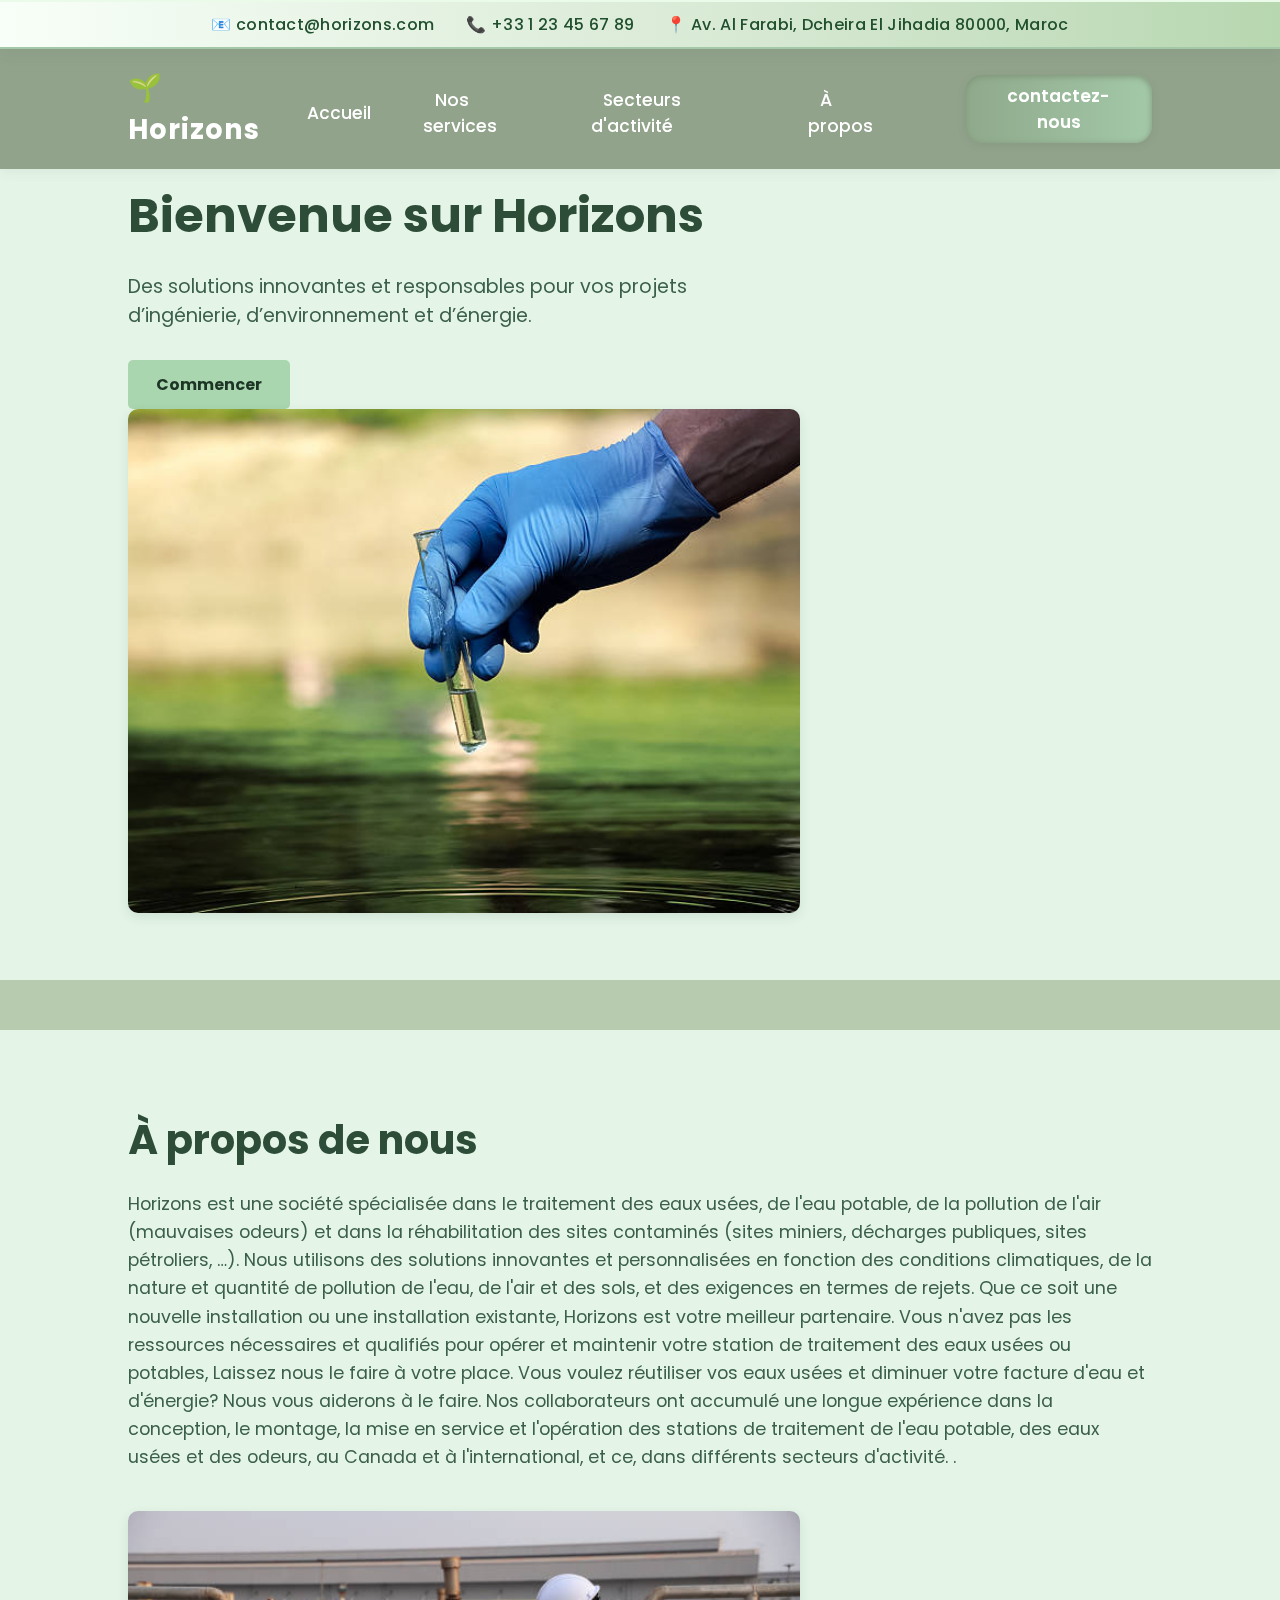
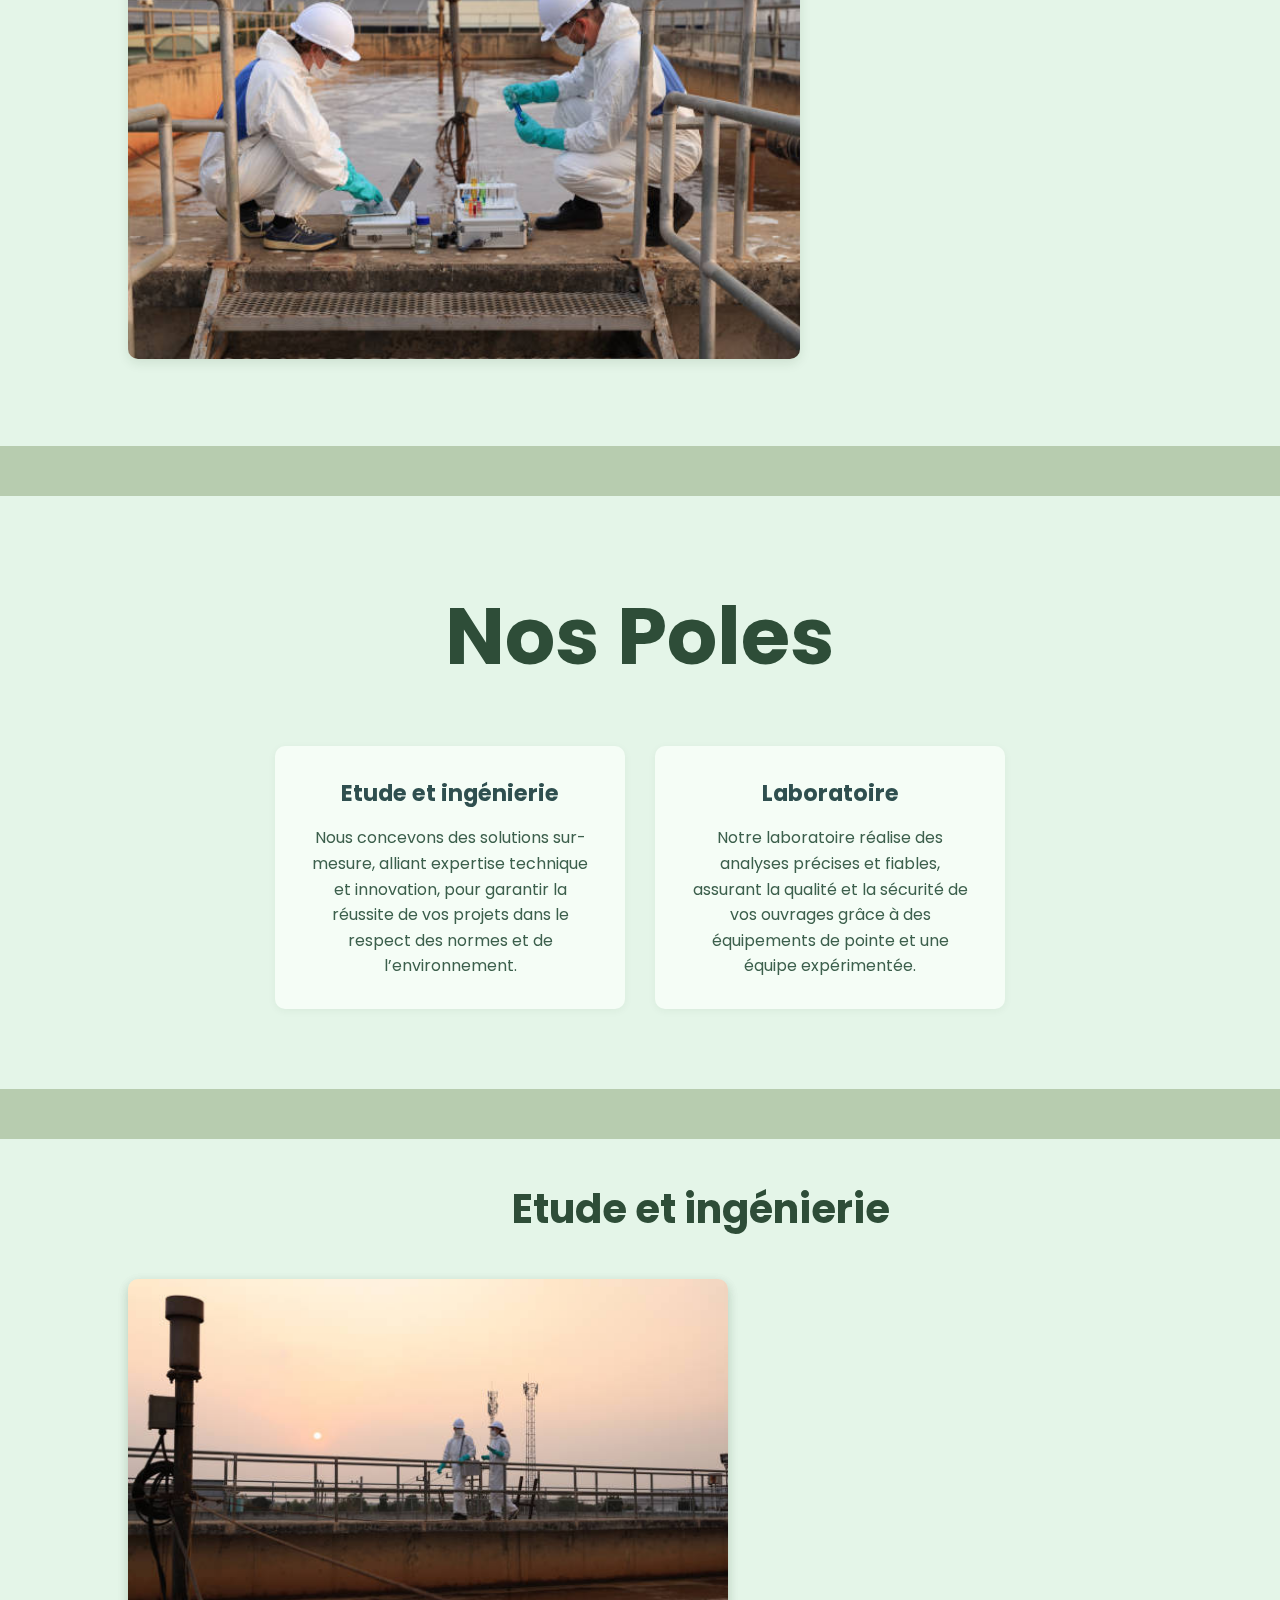
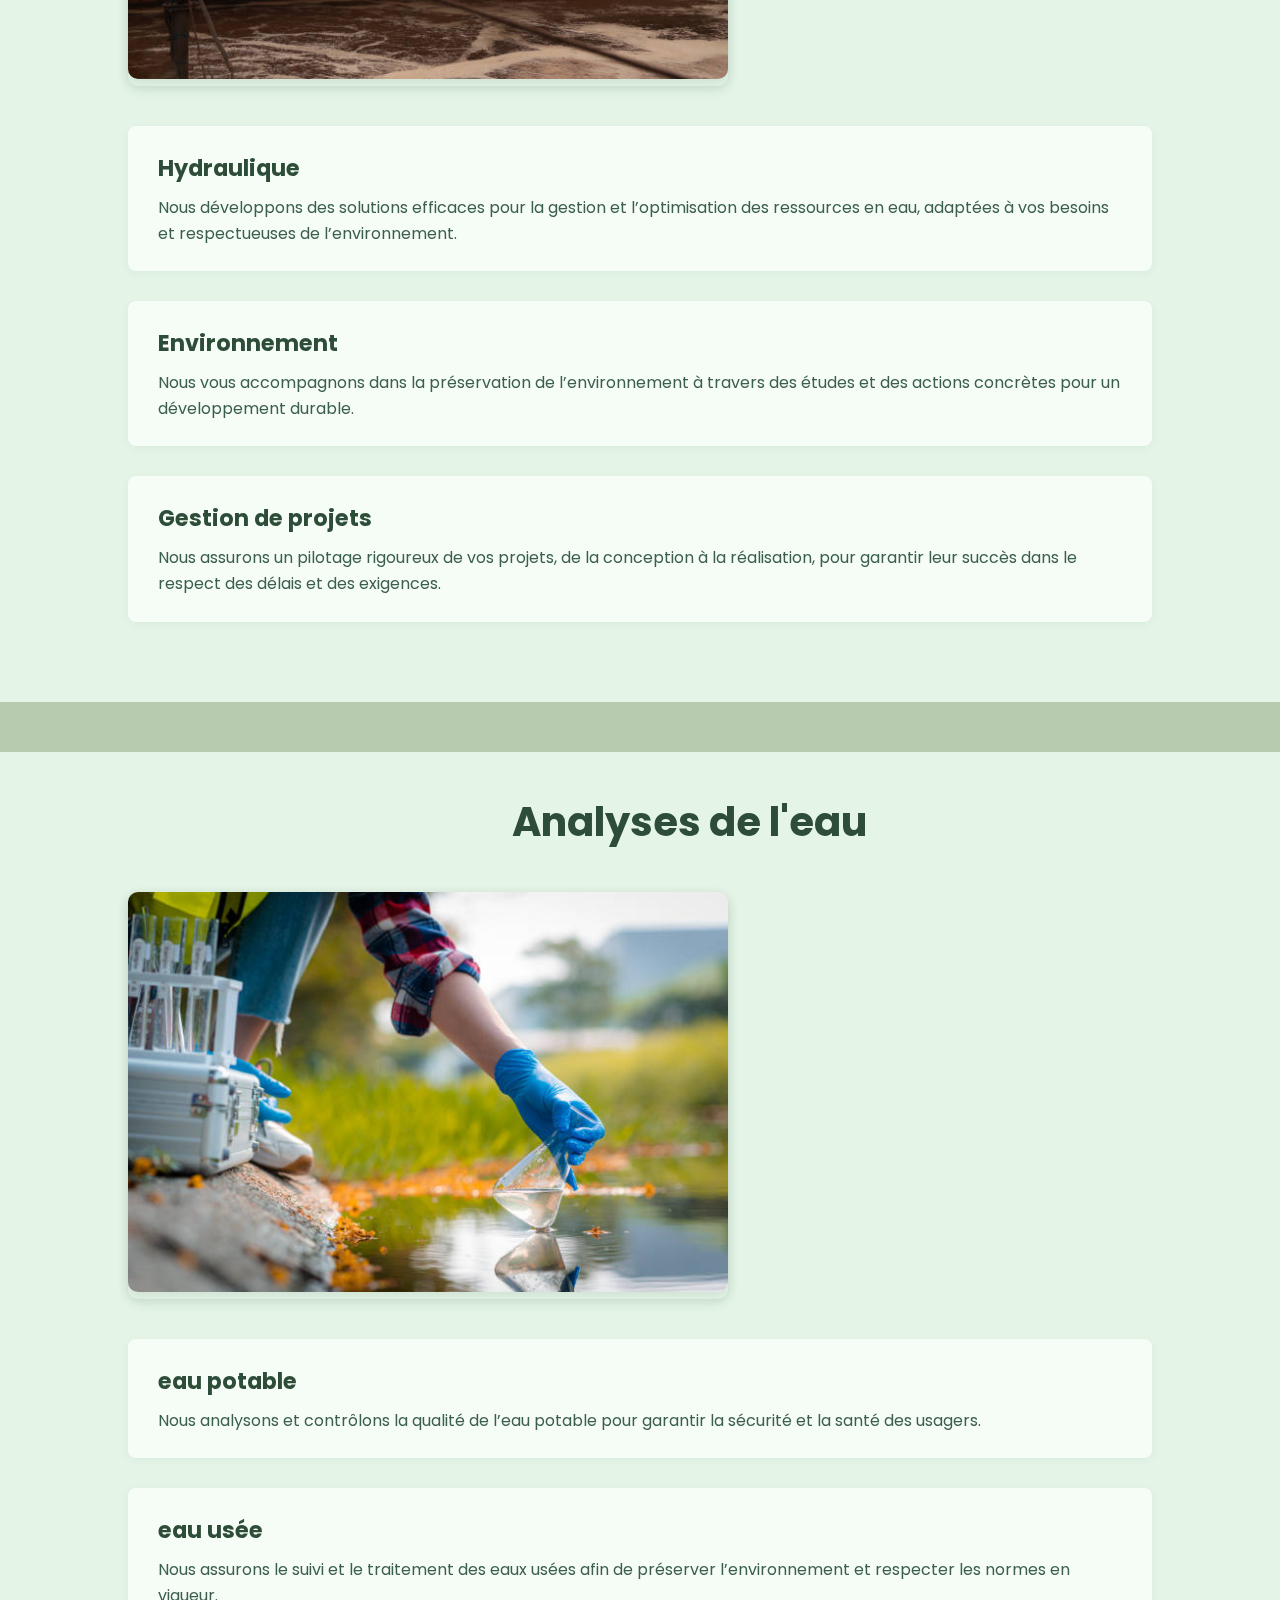
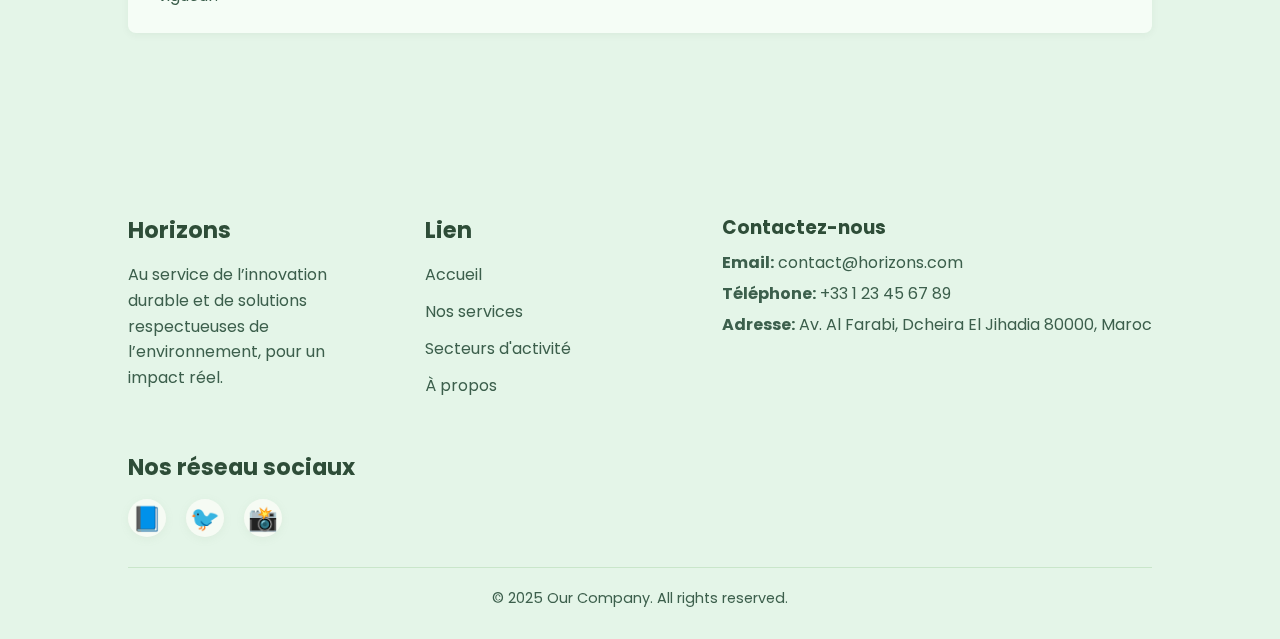
<file: index.html>
<!DOCTYPE html>
<html lang="en">
<head>
    <meta charset="UTF-8">
    <meta name="viewport" content="width=device-width, initial-scale=1.0">
    <title>Horizon</title>
    <link rel="stylesheet" href="style index.css">
</head>
<body>
    
<!-- header -->
    <header>
        <div class="header-info-bar">
            <span>📧 contact@horizons.com</span>
            <span>📞 +33 1 23 45 67 89</span>
            <span>📍 Av. Al Farabi, Dcheira El Jihadia 80000, Maroc</span>
        </div>
        <nav class="navbar">
            <div class="navbar-left">
              <a href="index.html" class="logo">🌱 Horizons</a>
            </div>
            <button class="navbar-toggle" aria-label="Toggle navigation">
                <span class="bar"></span>
                <span class="bar"></span>
                <span class="bar"></span>
            </button>
            <ul class="nav_menu">
                <li class="nav_item1">
                    <a href="index.html" class="nav_link">Accueil</a>
                </li>
                <li class="nav_item1">
                <a href="Nos service.html" class="nav_link">Nos services</a>
                </li>
                <li class="nav_item1">
                    <a href="Nos secteur_d'activité.html" class="nav_link">Secteurs d'activité</a>
                </li>
                <li class="nav_item1">
                    <a href="À propos.html" class="nav_link">À propos</a>
                </li>
                <li class="nav_item">
                    <button class="botun" onclick="window.location.href='contact.html'">contactez-nous</button>
                </li>
            </ul>
        </nav>
    </header>


<!-- hero-->

    <section class="hero">
    <div class="hero-content">
      <h1>Bienvenue sur Horizons</h1>
      <p>Des solutions innovantes et responsables pour vos projets d’ingénierie, d’environnement et d’énergie.</p>
      <a href="contact.html" class="cta-button">Commencer</a>
    </div>
    <div class="hero-image">
      <img src="1000115751.jpg" alt="here" />
    </div>
  </section>



<!-- about us -->
  <section class="about">
  <div class="about-text">
    <h2>À propos de nous</h2>
    <p>
      Horizons est une société spécialisée dans le traitement des eaux usées, de l'eau potable, de la pollution de l'air (mauvaises odeurs) et dans la réhabilitation des sites contaminés (sites miniers, décharges publiques, sites pétroliers, …). Nous utilisons des solutions innovantes et personnalisées en fonction des conditions climatiques, de la nature et quantité de pollution de l'eau, de l'air et des sols, et des exigences en termes de rejets.
Que ce soit une nouvelle installation ou une installation existante, Horizons est votre meilleur partenaire.
Vous n'avez pas les ressources nécessaires et qualifiés pour opérer et maintenir votre station de traitement des eaux usées ou potables, Laissez nous le faire à votre place.
Vous voulez réutiliser vos eaux usées et diminuer votre facture d'eau et d'énergie? Nous vous aiderons à le faire.
Nos collaborateurs ont accumulé une longue expérience dans la conception, le montage, la mise en service et l'opération des stations de traitement de l'eau potable, des eaux usées et des odeurs, au Canada et à l'international, et ce, dans différents secteurs d'activité. .
    </p>
  </div>
  <div class="about-image">
    <img src="1000115760.jpg" alt="Team working sustainably" />
  </div>
</section>


<!-- NOS POLES -->
<section class="features">
  <h2>Nos Poles</h2>
  <div class="features-grid">
    <div class="feature-item">
      <a href="#pole1">
        <h3>Etude et ingénierie</h3>
      </a>
      <p>
        Nous concevons des solutions sur-mesure, alliant expertise technique et innovation, pour garantir la réussite de vos projets dans le respect des normes et de l’environnement.
      </p>
    </div>
    <div class="feature-item">
        <a href="#pole2">
        <h3>Laboratoire</h3>
        </a>
      <p id="pole1">
        Notre laboratoire réalise des analyses précises et fiables, assurant la qualité et la sécurité de vos ouvrages grâce à des équipements de pointe et une équipe expérimentée.
      </p>
    </div>
  </div>
</section>

<!-- pole 1 -->
<section class="hero-split">
    <h2>Etude et ingénierie</h2>
  <div class="hero-left">
    <img src="1000115766.jpg" alt="" />
  </div>
  <div class="hero-right">
    <div class="hero-block">
      <h3>Hydraulique</h3>
      <p>
        Nous développons des solutions efficaces pour la gestion et l’optimisation des ressources en eau, adaptées à vos besoins et respectueuses de l’environnement.
      </p>
    </div>
    <div class="hero-block">
      <h3>Environnement</h3>
      <p>
        Nous vous accompagnons dans la préservation de l’environnement à travers des études et des actions concrètes pour un développement durable.
      </p>
    </div>
    <div id="pole2" class="hero-block">
      <h3>Gestion de projets</h3>
      <p>
        Nous assurons un pilotage rigoureux de vos projets, de la conception à la réalisation, pour garantir leur succès dans le respect des délais et des exigences.
      </p>
    </div>
  </div>
</section>
 
<!-- pole 2 -->
<section class="hero-split-alt">
    <h2>Analyses de l'eau</h2>
  <div class="hero-left-alt">
    <img src="1000115758.jpg" alt="" />
  </div>
  <div class="hero-right-alt">
    <div class="hero-block">
      <h3>eau potable</h3>
      <p>
        Nous analysons et contrôlons la qualité de l’eau potable pour garantir la sécurité et la santé des usagers.
      </p>
    </div>
    <div class="hero-block">
      <h3>eau usée</h3>
      <p>
        Nous assurons le suivi et le traitement des eaux usées afin de préserver l’environnement et respecter les normes en vigueur.
      </p>
    </div>
  </div>
</section>

<!-- footer-->

<footer class="footer">
  <div class="footer-container">
    <div class="footer-about">
      <h3>Horizons</h3>
      <p>
        Au service de l’innovation durable et de solutions respectueuses de l’environnement, pour un impact réel.
      </p>
    </div>

    <div class="footer-links">
            <h3>Lien</h3>
            <ul>
              <li><a href="index.html">Accueil</a></li>
              <li><a href="Nos service.html">Nos services</a></li>
              <li><a href="Nos secteur_d'activité.html">Secteurs d'activité</a></li>
              <li><a href="À propos.html">À propos</a></li>
            </ul>
          </div>

    <div class="footer-newsletter">
          <h3>Contactez-nous</h3>
          <div class="footer-contact-info">
          <p><strong>Email:</strong> contact@horizons.com</p>
          <p><strong>Téléphone:</strong> +33 1 23 45 67 89</p>
          <p><strong>Adresse:</strong> Av. Al Farabi, Dcheira El Jihadia 80000, Maroc</p>
        </div>
    </div>
      
    <div class="footer-social">
          <h3>Nos réseau sociaux</h3>
          <div class="social-icons">
            <a href="#" aria-label="Facebook" class="social-icon">📘</a>
            <a href="#" aria-label="Twitter" class="social-icon">🐦</a>
            <a href="#" aria-label="Instagram" class="social-icon">📸</a>
          </div>
          </div>
    </div>

  <div class="footer-bottom">
    <p>© 2025 Our Company. All rights reserved.</p>
  </div>
</footer>
<button id="backToTop">
  <svg width="24" height="24" viewBox="0 0 24 24" fill="none">
    <path d="M12 5L12 19" stroke="white" stroke-width="2" stroke-linecap="round"/>
    <path d="M5 12L12 5L19 12" stroke="white" stroke-width="2" stroke-linecap="round"/>
  </svg>
</button>


<script>
  // Hamburger menu toggle for mobile
  const toggle = document.querySelector('.navbar-toggle');
  const navMenu = document.querySelector('.nav_menu');
  if (toggle && navMenu) {
    toggle.addEventListener('click', () => {
      navMenu.classList.toggle('open');
    });
  }
  // Back to Top button functionality
  const backToTopBtn = document.getElementById('backToTop');
  window.onscroll = function() {
    if (document.body.scrollTop > 200 || document.documentElement.scrollTop > 200) {
      backToTopBtn.classList.add("show");
    } else {
      backToTopBtn.classList.remove("show");
    }
  };
  backToTopBtn.onclick = function() {
    window.scrollTo({ top: 0, behavior: 'smooth' });
  };
</script>

</body>
</html>
</file>
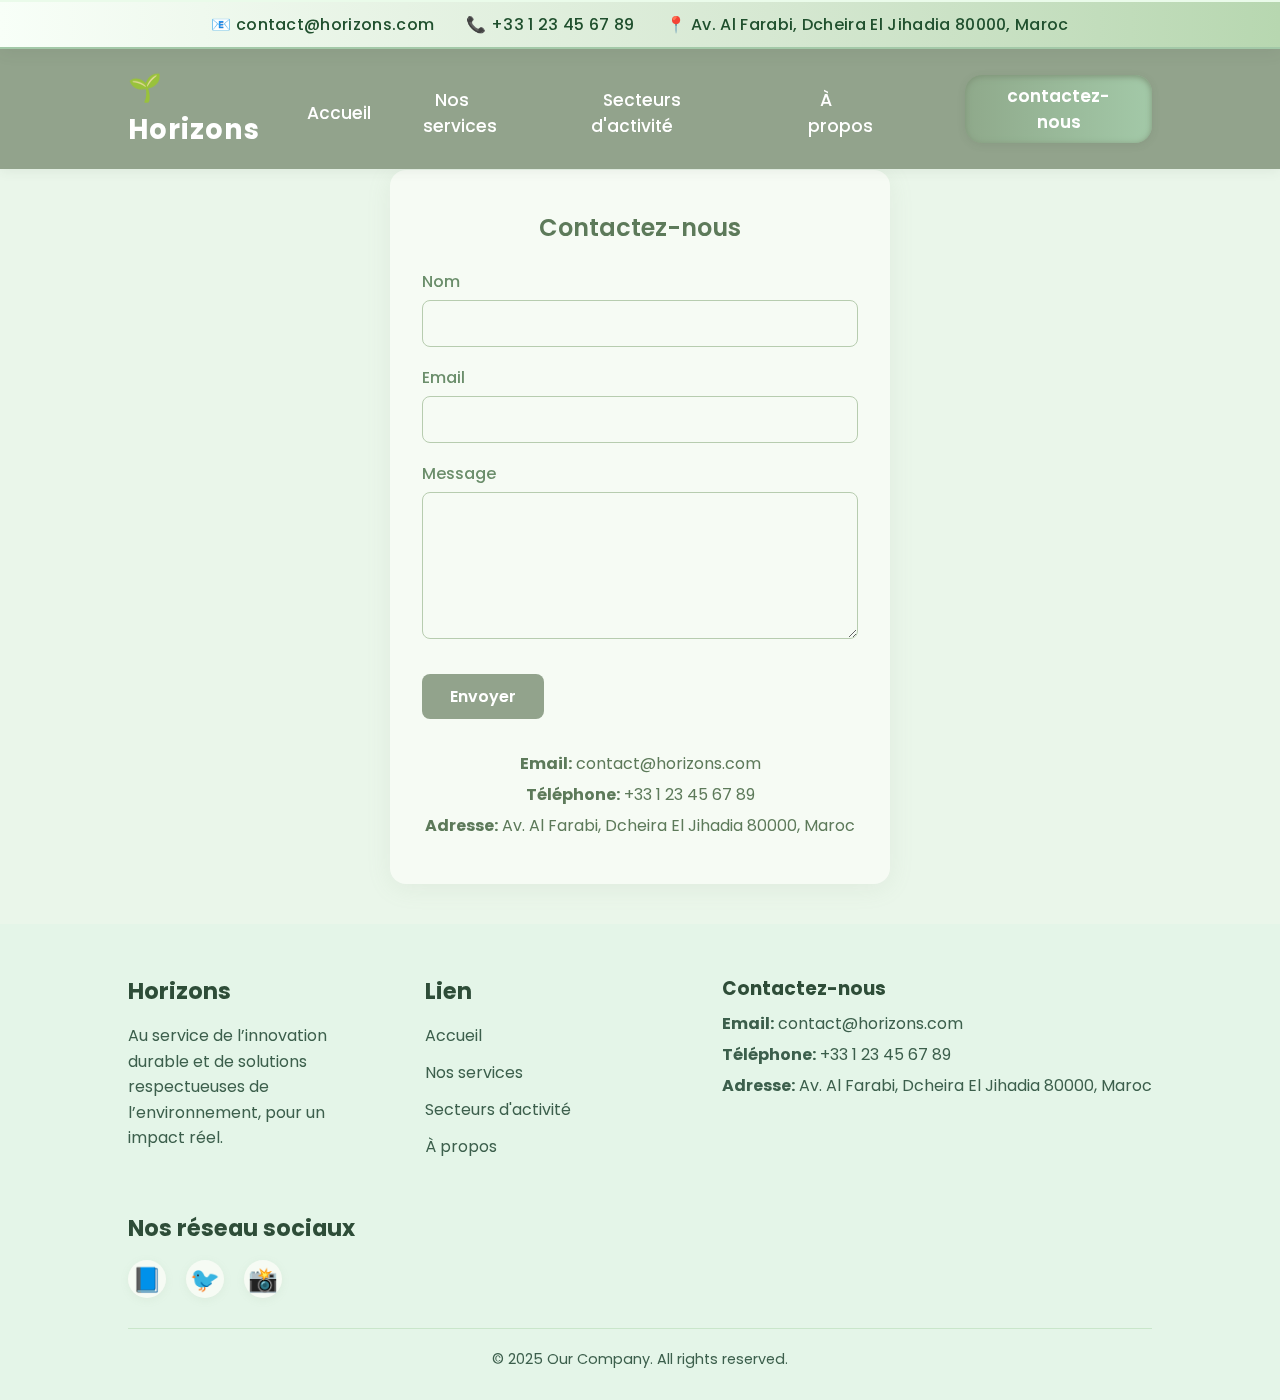
<file: contact.html>
<!DOCTYPE html>
<html lang="en">
<head>
    <meta charset="UTF-8">
    <meta name="viewport" content="width=device-width, initial-scale=1.0">
    <title>contact horizons</title>
    <link rel="stylesheet" href="style contact.css">
</head>
<body>
  <header>
    <div class="header-info-bar">
        <span>📧 contact@horizons.com</span>
        <span>📞 +33 1 23 45 67 89</span>
        <span>📍 Av. Al Farabi, Dcheira El Jihadia 80000, Maroc</span>
    </div>
    <nav class="navbar">
        <div class="navbar-left">
          <a href="index.html" class="logo">🌱 Horizons</a>
        </div>
        <button class="navbar-toggle" aria-label="Toggle navigation">
            <span class="bar"></span>
            <span class="bar"></span>
            <span class="bar"></span>
        </button>
        <ul class="nav_menu">
            <li class="nav_item1">
                <a href="index.html" class="nav_link">Accueil</a>
            </li>
            <li class="nav_item1">
                <a href="Nos service.html" class="nav_link">Nos services</a>
            </li>
            <li class="nav_item1">
                <a href="Nos secteur_d'activité.html" class="nav_link">Secteurs d'activité</a>
            </li>
            <li class="nav_item1">
                <a href="À propos.html" class="nav_link">À propos</a>
            </li>
            <li class="nav_item">
                <button class="botun" onclick="window.location.href='contact.html'">contactez-nous</button>
            </li>
        </ul>
    </nav>
</header>

    <section class="contact-section">
        <div class="contact-container">
            <h2>Contactez-nous</h2>
            <form class="contact-form">
                <div class="form-group">
                    <label for="name">Nom</label>
                    <input type="text" id="name" name="name" required>
                </div>
                <div class="form-group">
                    <label for="email">Email</label>
                    <input type="email" id="email" name="email" required>
                </div>
                <div class="form-group">
                    <label for="message">Message</label>
                    <textarea id="message" name="message" rows="5" required></textarea>
                </div>
                <button type="submit" class="submit-btn">Envoyer</button>
            </form>
            <div class="contact-info">
                <p><strong>Email:</strong> contact@horizons.com</p>
                <p><strong>Téléphone:</strong> +33 1 23 45 67 89</p>
                <p><strong>Adresse:</strong> Av. Al Farabi, Dcheira El Jihadia 80000, Maroc</p>
            </div>
        </div>
    </section>

    <footer class="footer">
        <div class="footer-container">
          <div class="footer-about">
            <h3>Horizons</h3>
            <p>
              Au service de l’innovation durable et de solutions respectueuses de l’environnement, pour un impact réel.
            </p>
          </div>
      
          <div class="footer-links">
            <h3>Lien</h3>
            <ul>
              <li><a href="index.html">Accueil</a></li>
              <li><a href="Nos service.html">Nos services</a></li>
              <li><a href="Nos secteur_d'activité.html">Secteurs d'activité</a></li>
              <li><a href="À propos.html">À propos</a></li>
            </ul>
          </div>
      
          <div class="footer-newsletter">
            <h3>Contactez-nous</h3>
            <div class="footer-contact-info">
              <p><strong>Email:</strong> contact@horizons.com</p>
              <p><strong>Téléphone:</strong> +33 1 23 45 67 89</p>
              <p><strong>Adresse:</strong> Av. Al Farabi, Dcheira El Jihadia 80000, Maroc</p>
            </div>
          </div>
      
          <div class="footer-social">
            <h3>Nos réseau sociaux</h3>
            <div class="social-icons">
              <a href="#" aria-label="Facebook" class="social-icon">📘</a>
              <a href="#" aria-label="Twitter" class="social-icon">🐦</a>
              <a href="#" aria-label="Instagram" class="social-icon">📸</a>
            </div>
          </div>
        </div>
      
        <div class="footer-bottom">
          <p>© 2025 Our Company. All rights reserved.</p>
        </div>
      </footer>
      
      <button id="backToTop">
        <svg width="24" height="24" viewBox="0 0 24 24" fill="none">
          <path d="M12 5L12 19" stroke="white" stroke-width="2" stroke-linecap="round"/>
          <path d="M5 12L12 5L19 12" stroke="white" stroke-width="2" stroke-linecap="round"/>
        </svg>
      </button>


      <script>
        // Hamburger menu toggle for mobile
        const toggle = document.querySelector('.navbar-toggle');
        const navMenu = document.querySelector('.nav_menu');
        if (toggle && navMenu) {
          toggle.addEventListener('click', () => {
            navMenu.classList.toggle('open');
          });
        }
        // Back to Top button functionality
        const backToTopBtn = document.getElementById('backToTop');
        window.onscroll = function() {
          if (document.body.scrollTop > 200 || document.documentElement.scrollTop > 200) {
            backToTopBtn.classList.add("show");
          } else {
            backToTopBtn.classList.remove("show");
          }
        };
        backToTopBtn.onclick = function() {
          window.scrollTo({ top: 0, behavior: 'smooth' });
        };
      </script>

</body>
</html>
</file>
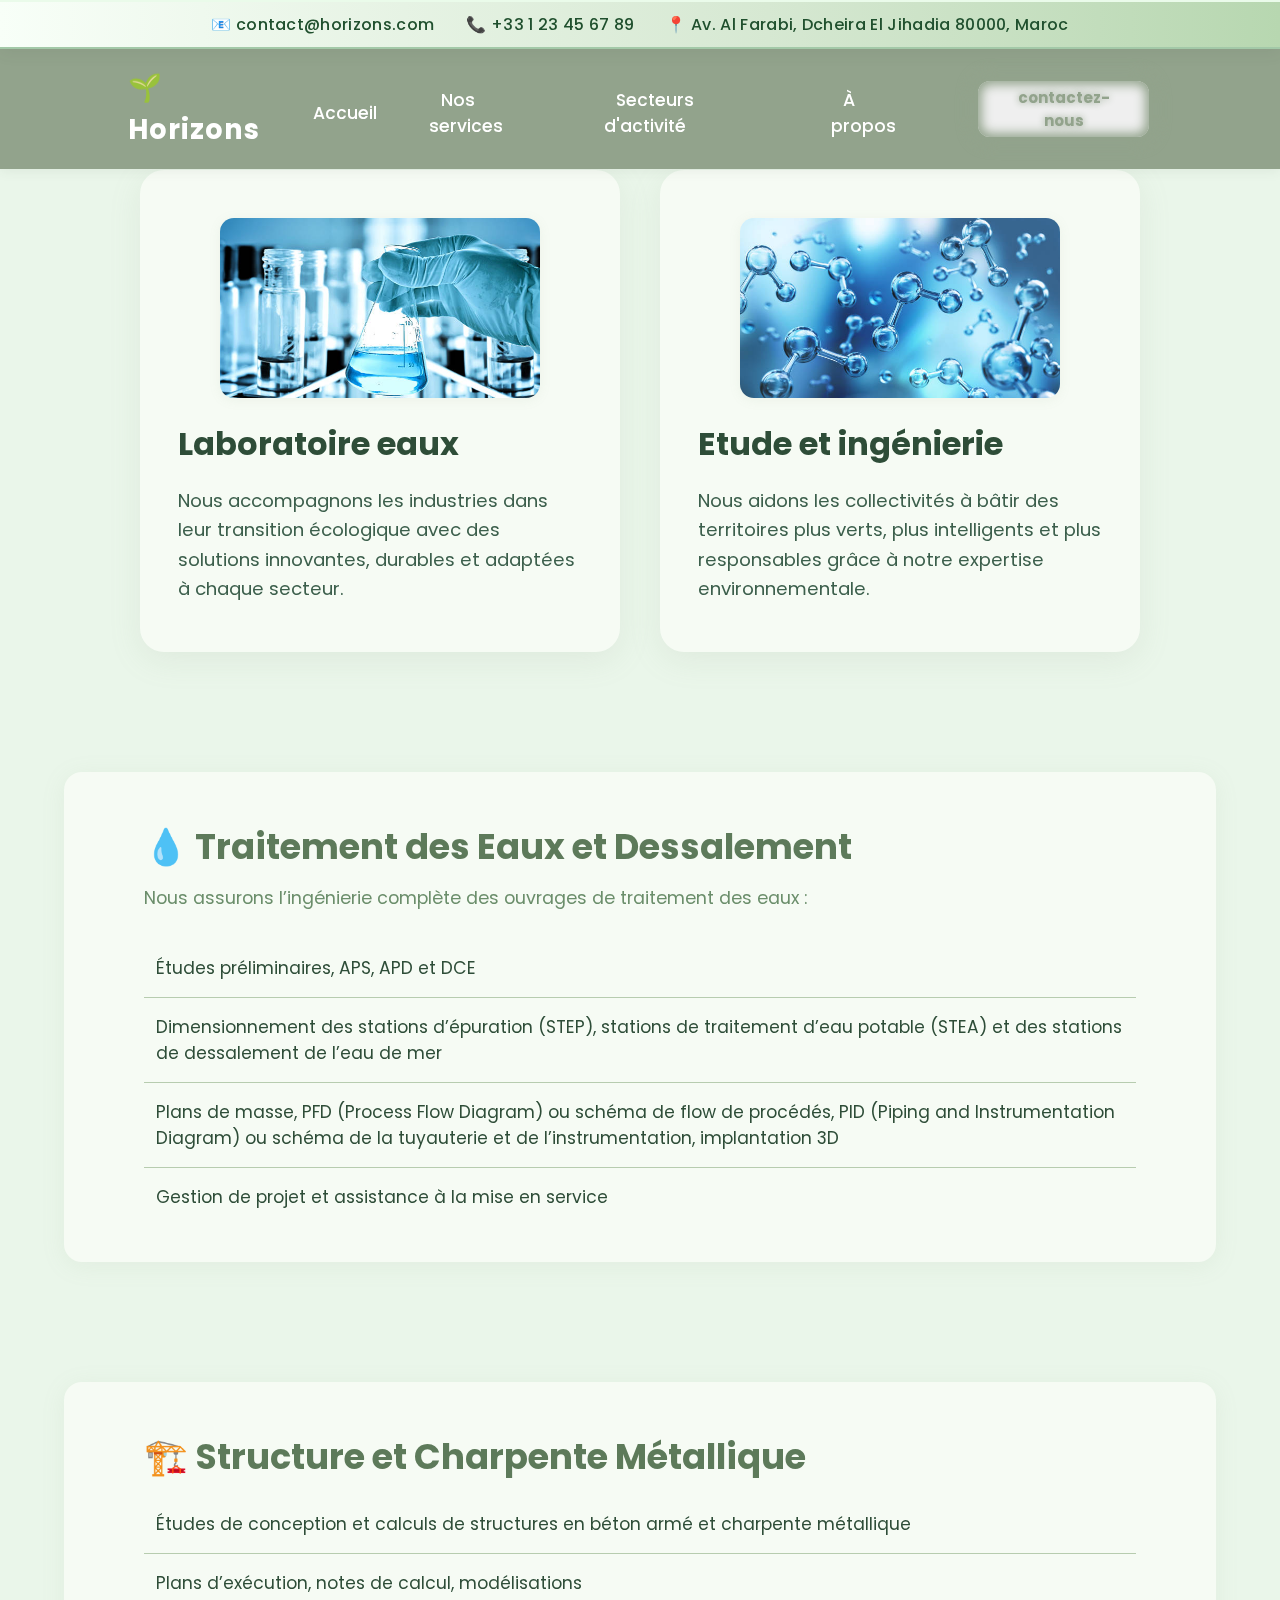
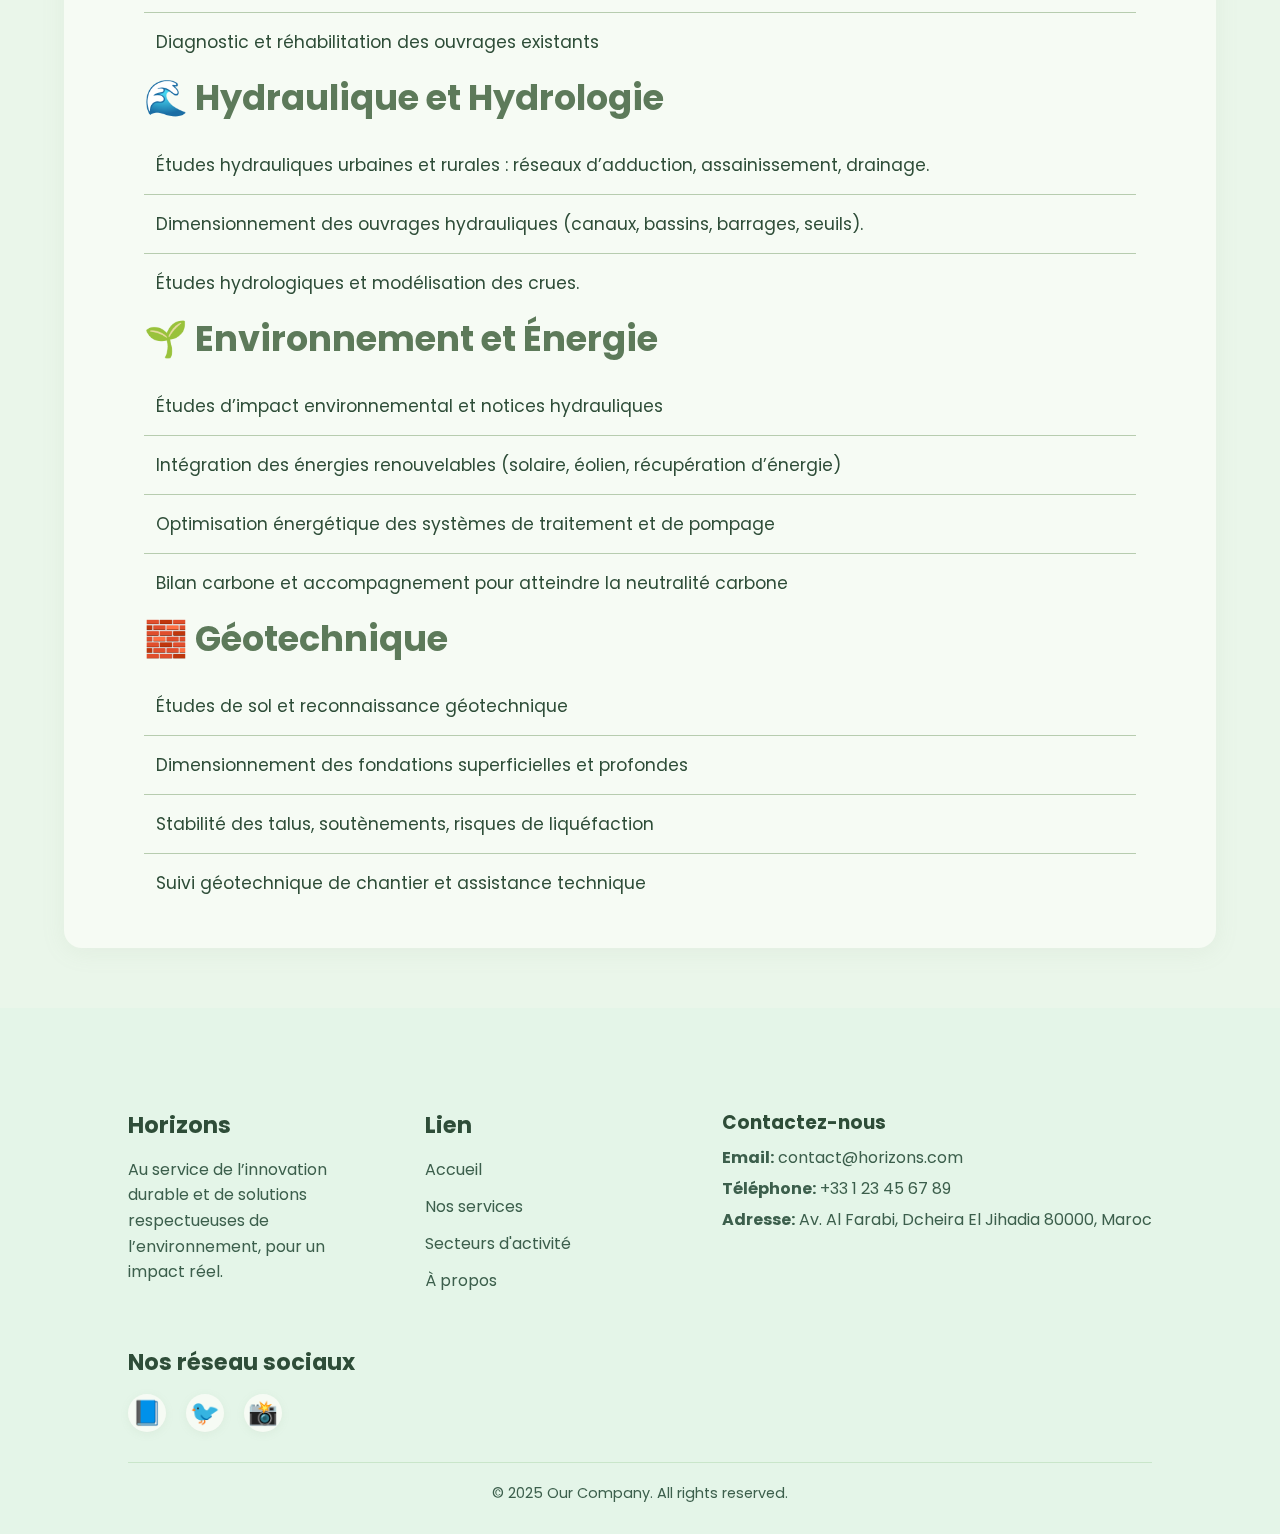
<file: Nos secteur_d'activité.html>
<!DOCTYPE html>
<html lang="en">
<head>
    <meta charset="UTF-8">
    <meta name="viewport" content="width=device-width, initial-scale=1.0">
    <title>Horizon</title>
    <link rel="stylesheet" href="style secteur_d'activité.css">
</head>
<body>


<!-- header -->
<header>
  <div class="header-info-bar">
      <span>📧 contact@horizons.com</span>
      <span>📞 +33 1 23 45 67 89</span>
      <span>📍 Av. Al Farabi, Dcheira El Jihadia 80000, Maroc</span>
  </div>
  <nav class="navbar">
      <div class="navbar-left">
        <a href="index.html" class="logo">🌱 Horizons</a>
      </div>
      <button class="navbar-toggle" aria-label="Toggle navigation">
          <span class="bar"></span>
          <span class="bar"></span>
          <span class="bar"></span>
      </button>
      <ul class="nav_menu">
          <li class="nav_item1">
              <a href="index.html" class="nav_link">Accueil</a>
          </li>
          <li class="nav_item1">
              <a href="Nos service.html" class="nav_link">Nos services</a>
          </li>
          <li class="nav_item1">
              <a href="Nos secteur_d'activité.html" class="nav_link">Secteurs d'activité</a>
          </li>
          <li class="nav_item1">
              <a href="À propos.html" class="nav_link">À propos</a>
          </li>
          <li class="nav_item">
              <button class="botun" onclick="window.location.href='contact.html'">contactez-nous</button>
          </li>
      </ul>
  </nav>
</header>


<!-- cards section -->
<section class="big-cards-section">
  <div class="big-cards-container">
    <div class="big-card">
      <img src="1000115750.jpg" alt="Laboratoire eaux" class="big-card-image" />
      <a href="#service-technique-section"><h2>Laboratoire eaux</h2></a>
      <p>Nous accompagnons les industries dans leur transition écologique avec des solutions innovantes, durables et adaptées à chaque secteur.</p>
    </div>
    <div class="big-card">
      <img src="1000115761.jpg" alt="Etude et ingénierie" class="big-card-image" />
      <a href="#service-technique-section1"><h2>Etude et ingénierie</h2></a>
      <p>Nous aidons les collectivités à bâtir des territoires plus verts, plus intelligents et plus responsables grâce à notre expertise environnementale.</p>
    </div>
  </div>
</section>

<!-- contenu -->
<section id="service-technique-section"  class="service-technique-section">
    <div class="service-technique-card">
      <h2>💧 Traitement des Eaux et Dessalement</h2>
      <p class="service-technique-subtitle">
        Nous assurons l’ingénierie complète des ouvrages de traitement des eaux :
      </p>
      <ul class="service-technique-list">
        <li><span class="water-icon"></span> Études préliminaires, APS, APD et DCE</li>
        <li><span class="water-icon"></span> Dimensionnement des stations d’épuration (STEP), stations de traitement d’eau potable (STEA) et des stations de dessalement de l’eau de mer</li>
        <li><span class="water-icon"></span> Plans de masse, PFD (Process Flow Diagram) ou schéma de flow de procédés, PID (Piping and Instrumentation Diagram) ou schéma de la tuyauterie et de l’instrumentation, implantation 3D</li>
        <li><span class="water-icon"></span> Gestion de projet et assistance à la mise en service</li>
      </ul>
    </div>
  </section>


  <section id="service-technique-section1" class="service-technique-section">
    <div class="service-technique-card">
      <h2>🏗️ Structure et Charpente Métallique</h2>
      <ul class="service-technique-list">
        <li><span class="water-icon"></span> Études de conception et calculs de structures en béton armé et charpente métallique</li>
        <li><span class="water-icon"></span> Plans d’exécution, notes de calcul, modélisations</li>
        <li><span class="water-icon"></span> Diagnostic et réhabilitation des ouvrages existants</li>
      </ul>
      <h2>🌊 Hydraulique et Hydrologie</h2>
      <ul class="service-technique-list">
        <li><span class="water-icon"></span> Études hydrauliques urbaines et rurales : réseaux d’adduction, assainissement, drainage.</li>
        <li><span class="water-icon"></span> Dimensionnement des ouvrages hydrauliques (canaux, bassins, barrages, seuils).</li>
        <li><span class="water-icon"></span> Études hydrologiques et modélisation des crues.</li>
      </ul>
      <h2>🌱 Environnement et Énergie</h2>
      <ul class="service-technique-list">
        <li><span class="water-icon"></span> Études d’impact environnemental et notices hydrauliques</li>
        <li><span class="water-icon"></span> Intégration des énergies renouvelables (solaire, éolien, récupération d’énergie)</li>
        <li><span class="water-icon"></span> Optimisation énergétique des systèmes de traitement et de pompage</li>
        <li><span class="water-icon"></span> Bilan carbone et accompagnement pour atteindre la neutralité carbone</li>
      </ul>
      <h2>🧱 Géotechnique</h2>
      <ul class="service-technique-list">
        <li><span class="water-icon"></span> Études de sol et reconnaissance géotechnique</li>
        <li><span class="water-icon"></span> Dimensionnement des fondations superficielles et profondes</li>
        <li><span class="water-icon"></span> Stabilité des talus, soutènements, risques de liquéfaction</li>
        <li><span class="water-icon"></span> Suivi géotechnique de chantier et assistance technique</li>
      </ul>
    </div>
  </section>
<!-- footer-->

<footer class="footer">
    <div class="footer-container">
      <div class="footer-about">
        <h3>Horizons</h3>
        <p>
          Au service de l’innovation durable et de solutions respectueuses de l’environnement, pour un impact réel.
        </p>
      </div>
  
 <div class="footer-links">
            <h3>Lien</h3>
            <ul>
              <li><a href="index.html">Accueil</a></li>
              <li><a href="Nos service.html">Nos services</a></li>
              <li><a href="Nos secteur_d'activité.html">Secteurs d'activité</a></li>
              <li><a href="À propos.html">À propos</a></li>
            </ul>
          </div>

    <div class="footer-newsletter">
          <h3>Contactez-nous</h3>
          <div class="footer-contact-info">
          <p><strong>Email:</strong> contact@horizons.com</p>
          <p><strong>Téléphone:</strong> +33 1 23 45 67 89</p>
          <p><strong>Adresse:</strong> Av. Al Farabi, Dcheira El Jihadia 80000, Maroc</p>
        </div>
    </div>
      
    <div class="footer-social">
          <h3>Nos réseau sociaux</h3>
          <div class="social-icons">
            <a href="#" aria-label="Facebook" class="social-icon">📘</a>
            <a href="#" aria-label="Twitter" class="social-icon">🐦</a>
            <a href="#" aria-label="Instagram" class="social-icon">📸</a>
          </div>
          </div>
    </div>
  
    <div class="footer-bottom">
      <p>© 2025 Our Company. All rights reserved.</p>
    </div>
  </footer>


  <button id="backToTop">
    <svg width="24" height="24" viewBox="0 0 24 24" fill="none">
      <path d="M12 5L12 19" stroke="white" stroke-width="2" stroke-linecap="round"/>
      <path d="M5 12L12 5L19 12" stroke="white" stroke-width="2" stroke-linecap="round"/>
    </svg>
  </button>


  <script>
    // Hamburger menu toggle for mobile
    const toggle = document.querySelector('.navbar-toggle');
    const navMenu = document.querySelector('.nav_menu');
    if (toggle && navMenu) {
      toggle.addEventListener('click', () => {
        navMenu.classList.toggle('open');
      });
    }
    // Back to Top button functionality
    const backToTopBtn = document.getElementById('backToTop');
    window.onscroll = function() {
      if (document.body.scrollTop > 200 || document.documentElement.scrollTop > 200) {
        backToTopBtn.classList.add("show");
      } else {
        backToTopBtn.classList.remove("show");
      }
    };
    backToTopBtn.onclick = function() {
      window.scrollTo({ top: 0, behavior: 'smooth' });
    };
    // Big card click effect
    document.querySelectorAll('.big-card').forEach(card => {
      card.addEventListener('mousedown', function() {
        this.classList.add('active');
      });
      card.addEventListener('mouseup', function() {
        this.classList.remove('active');
      });
      card.addEventListener('mouseleave', function() {
        this.classList.remove('active');
      });
      card.addEventListener('touchstart', function() {
        this.classList.add('active');
      });
      card.addEventListener('touchend', function() {
        this.classList.remove('active');
      });
    });
  </script>

</body>
</html>
</file>
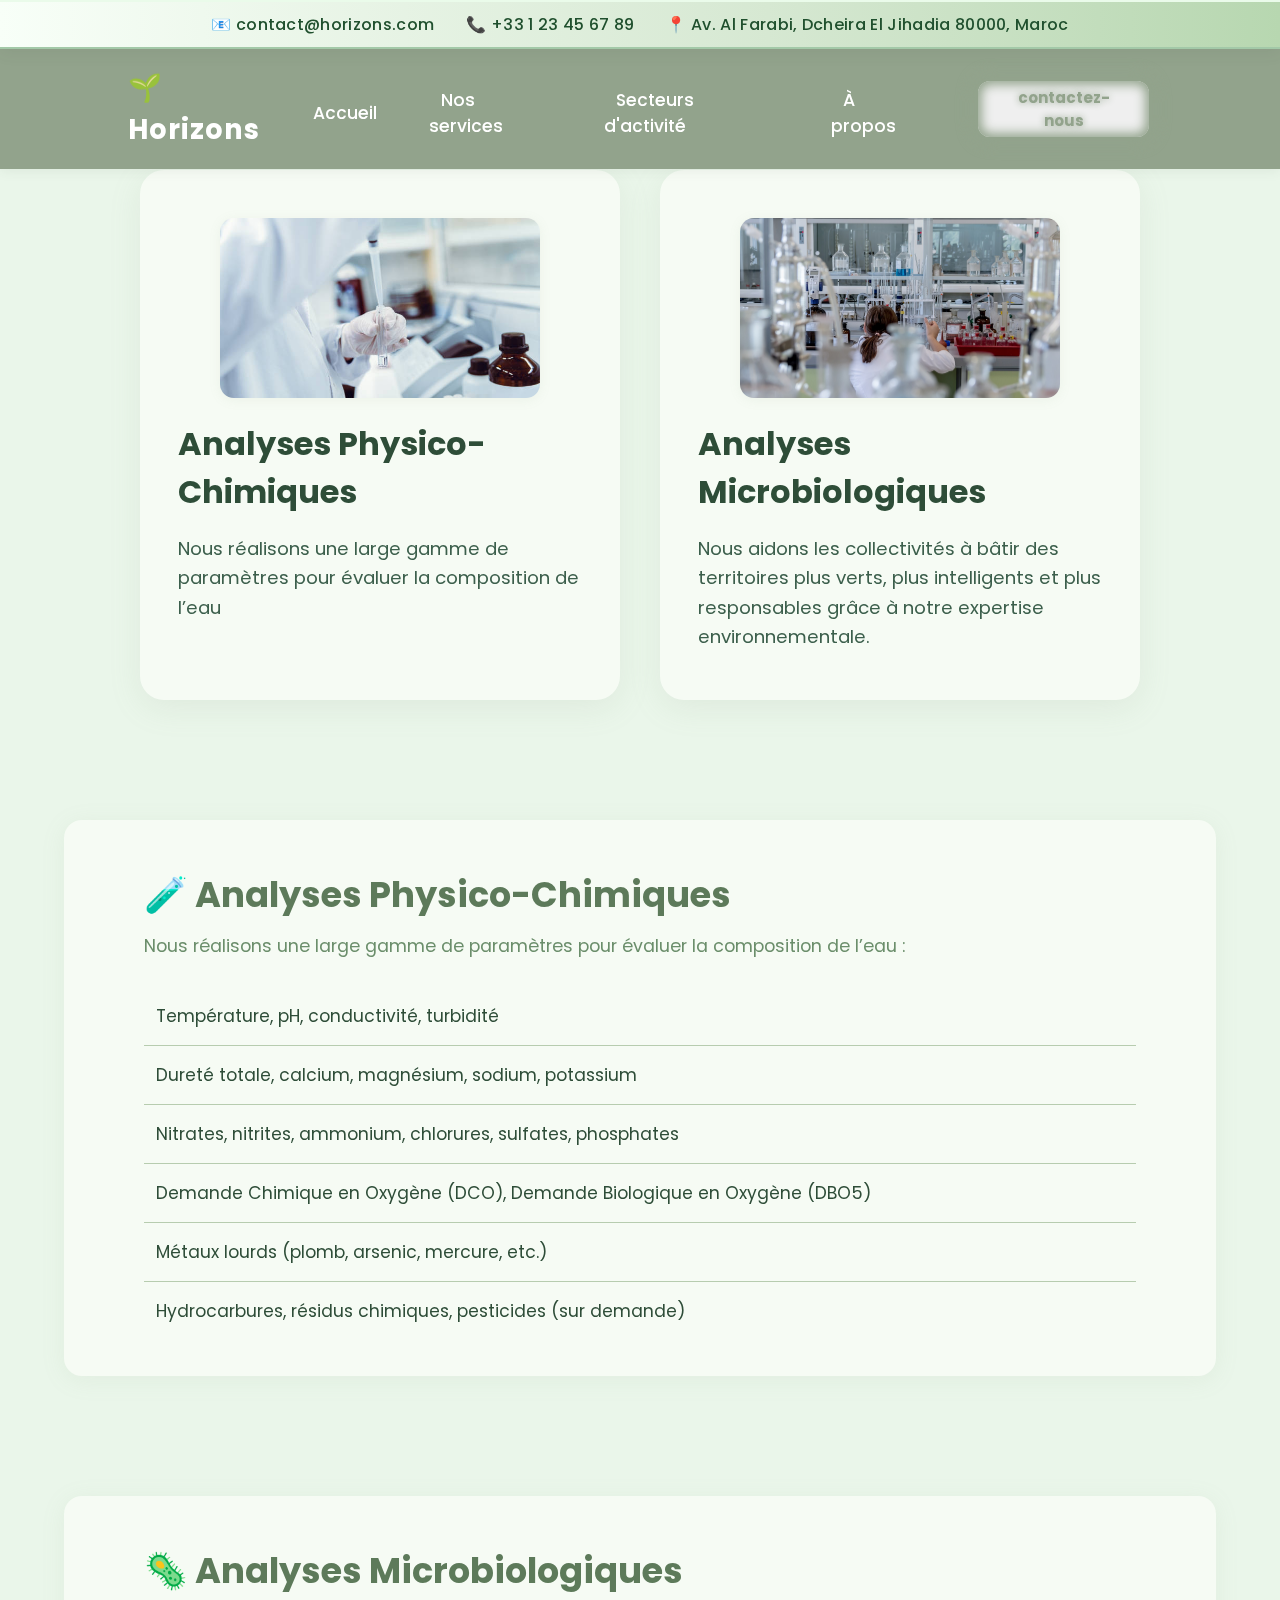
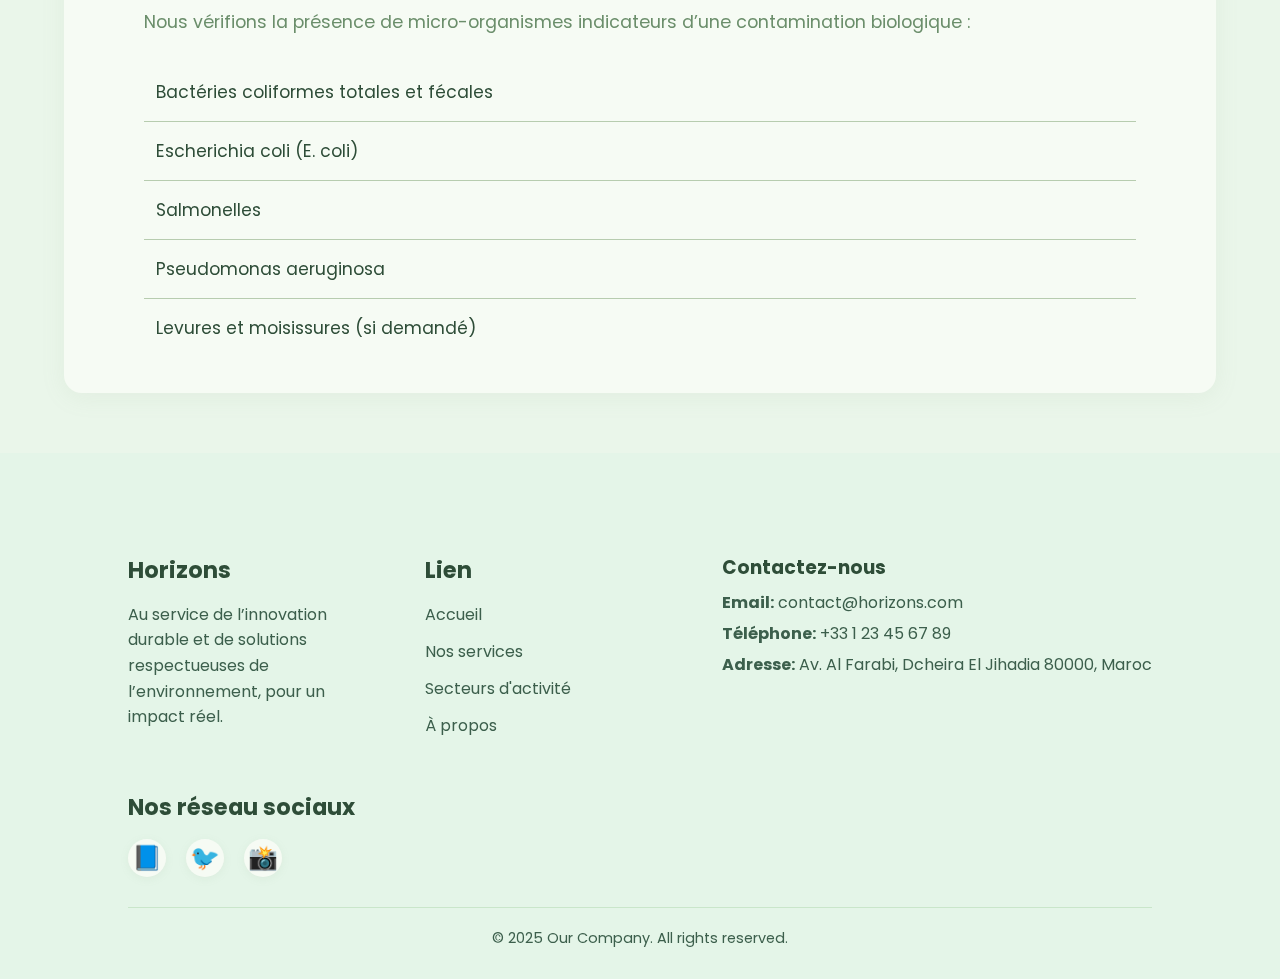
<file: Nos service.html>
<!DOCTYPE html>
<html lang="en">
<head>
    <meta charset="UTF-8">
    <meta name="viewport" content="width=device-width, initial-scale=1.0">
    <title>Horizon</title>
    <link rel="stylesheet" href="style secteur_d'activité.css">
</head>
<body>


<!-- header -->
<header>
  <div class="header-info-bar">
      <span>📧 contact@horizons.com</span>
      <span>📞 +33 1 23 45 67 89</span>
      <span>📍 Av. Al Farabi, Dcheira El Jihadia 80000, Maroc</span>
  </div>
  <nav class="navbar">
      <div class="navbar-left">
        <a href="index.html" class="logo">🌱 Horizons</a>
      </div>
      <button class="navbar-toggle" aria-label="Toggle navigation">
          <span class="bar"></span>
          <span class="bar"></span>
          <span class="bar"></span>
      </button>
      <ul class="nav_menu">
          <li class="nav_item1">
              <a href="index.html" class="nav_link">Accueil</a>
          </li>
          <li class="nav_item1">
              <a href="Nos service.html" class="nav_link">Nos services</a>
          </li>
          <li class="nav_item1">
              <a href="Nos secteur_d'activité.html" class="nav_link">Secteurs d'activité</a>
          </li>
          <li class="nav_item1">
              <a href="À propos.html" class="nav_link">À propos</a>
          </li>
          <li class="nav_item">
              <button class="botun" onclick="window.location.href='contact.html'">contactez-nous</button>
          </li>
      </ul>
  </nav>
</header>


<!-- cards section -->
<section class="big-cards-section">
  <div class="big-cards-container">
    <div class="big-card">
      <img src="1000115753.jpg" alt="Analyses Physico-Chimiques" class="big-card-image" />
      <a href="#service-technique-section"><h2>Analyses Physico-Chimiques</h2></a>
      <p>Nous réalisons une large gamme de paramètres pour évaluer la composition de l’eau</p>
    </div>
    <div class="big-card">
      <img src="1000115752.jpg" alt="Analyses Microbiologiques" class="big-card-image" />
      <a href="#service-technique-section1"><h2>Analyses Microbiologiques</h2></a>
      <p>Nous aidons les collectivités à bâtir des territoires plus verts, plus intelligents et plus responsables grâce à notre expertise environnementale.</p>
    </div>
  </div>
</section>

<!-- contenu -->
<section id="service-technique-section"  class="service-technique-section">
    <div class="service-technique-card">
      <h2>🧪 Analyses Physico-Chimiques</h2>
      <p class="service-technique-subtitle">
        Nous réalisons une large gamme de paramètres pour évaluer la composition de l’eau :
      </p>
      <ul class="service-technique-list">
        <li><span class="water-icon"></span> Température, pH, conductivité, turbidité</li>
        <li><span class="water-icon"></span> Dureté totale, calcium, magnésium, sodium, potassium</li>
        <li><span class="water-icon"></span> Nitrates, nitrites, ammonium, chlorures, sulfates, phosphates</li>
        <li><span class="water-icon"></span> Demande Chimique en Oxygène (DCO), Demande Biologique en Oxygène (DBO5)</li>
        <li><span class="water-icon"></span> Métaux lourds (plomb, arsenic, mercure, etc.)</li>
        <li><span class="water-icon"></span> Hydrocarbures, résidus chimiques, pesticides (sur demande)</li>
      </ul>
    </div>
  </section>


  <section id="service-technique-section1" class="service-technique-section">
    <div class="service-technique-card">
      <h2>🦠 Analyses Microbiologiques</h2>
      <p class="service-technique-subtitle">
        Nous vérifions la présence de micro-organismes indicateurs d’une contamination biologique :
      </p>
      <ul class="service-technique-list">
        <li><span class="water-icon"></span> Bactéries coliformes totales et fécales</li>
        <li><span class="water-icon"></span> Escherichia coli (E. coli)</li>
        <li><span class="water-icon"></span> Salmonelles</li>
        <li><span class="water-icon"></span> Pseudomonas aeruginosa</li>
        <li><span class="water-icon"></span> Levures et moisissures (si demandé)</li>
      </ul>
    </div>
  </section>
<!-- footer-->

<footer class="footer">
    <div class="footer-container">
      <div class="footer-about">
        <h3>Horizons</h3>
        <p>
          Au service de l’innovation durable et de solutions respectueuses de l’environnement, pour un impact réel.
        </p>
      </div>
  
 <div class="footer-links">
            <h3>Lien</h3>
            <ul>
              <li><a href="index.html">Accueil</a></li>
              <li><a href="Nos service.html">Nos services</a></li>
              <li><a href="Nos secteur_d'activité.html">Secteurs d'activité</a></li>
              <li><a href="À propos.html">À propos</a></li>
            </ul>
          </div>

    <div class="footer-newsletter">
          <h3>Contactez-nous</h3>
          <div class="footer-contact-info">
          <p><strong>Email:</strong> contact@horizons.com</p>
          <p><strong>Téléphone:</strong> +33 1 23 45 67 89</p>
          <p><strong>Adresse:</strong> Av. Al Farabi, Dcheira El Jihadia 80000, Maroc</p>
        </div>
    </div>
      
    <div class="footer-social">
          <h3>Nos réseau sociaux</h3>
          <div class="social-icons">
            <a href="#" aria-label="Facebook" class="social-icon">📘</a>
            <a href="#" aria-label="Twitter" class="social-icon">🐦</a>
            <a href="#" aria-label="Instagram" class="social-icon">📸</a>
          </div>
          </div>
    </div>
  
    <div class="footer-bottom">
      <p>© 2025 Our Company. All rights reserved.</p>
    </div>
  </footer>


  <button id="backToTop">
    <svg width="24" height="24" viewBox="0 0 24 24" fill="none">
      <path d="M12 5L12 19" stroke="white" stroke-width="2" stroke-linecap="round"/>
      <path d="M5 12L12 5L19 12" stroke="white" stroke-width="2" stroke-linecap="round"/>
    </svg>
  </button>


  <script>
    // Hamburger menu toggle for mobile
    const toggle = document.querySelector('.navbar-toggle');
    const navMenu = document.querySelector('.nav_menu');
    if (toggle && navMenu) {
      toggle.addEventListener('click', () => {
        navMenu.classList.toggle('open');
      });
    }
    // Back to Top button functionality
    const backToTopBtn = document.getElementById('backToTop');
    window.onscroll = function() {
      if (document.body.scrollTop > 200 || document.documentElement.scrollTop > 200) {
        backToTopBtn.classList.add("show");
      } else {
        backToTopBtn.classList.remove("show");
      }
    };
    backToTopBtn.onclick = function() {
      window.scrollTo({ top: 0, behavior: 'smooth' });
    };
    // Big card click effect
    document.querySelectorAll('.big-card').forEach(card => {
      card.addEventListener('mousedown', function() {
        this.classList.add('active');
      });
      card.addEventListener('mouseup', function() {
        this.classList.remove('active');
      });
      card.addEventListener('mouseleave', function() {
        this.classList.remove('active');
      });
      card.addEventListener('touchstart', function() {
        this.classList.add('active');
      });
      card.addEventListener('touchend', function() {
        this.classList.remove('active');
      });
    });
  </script>

</body>
</html>
</file>
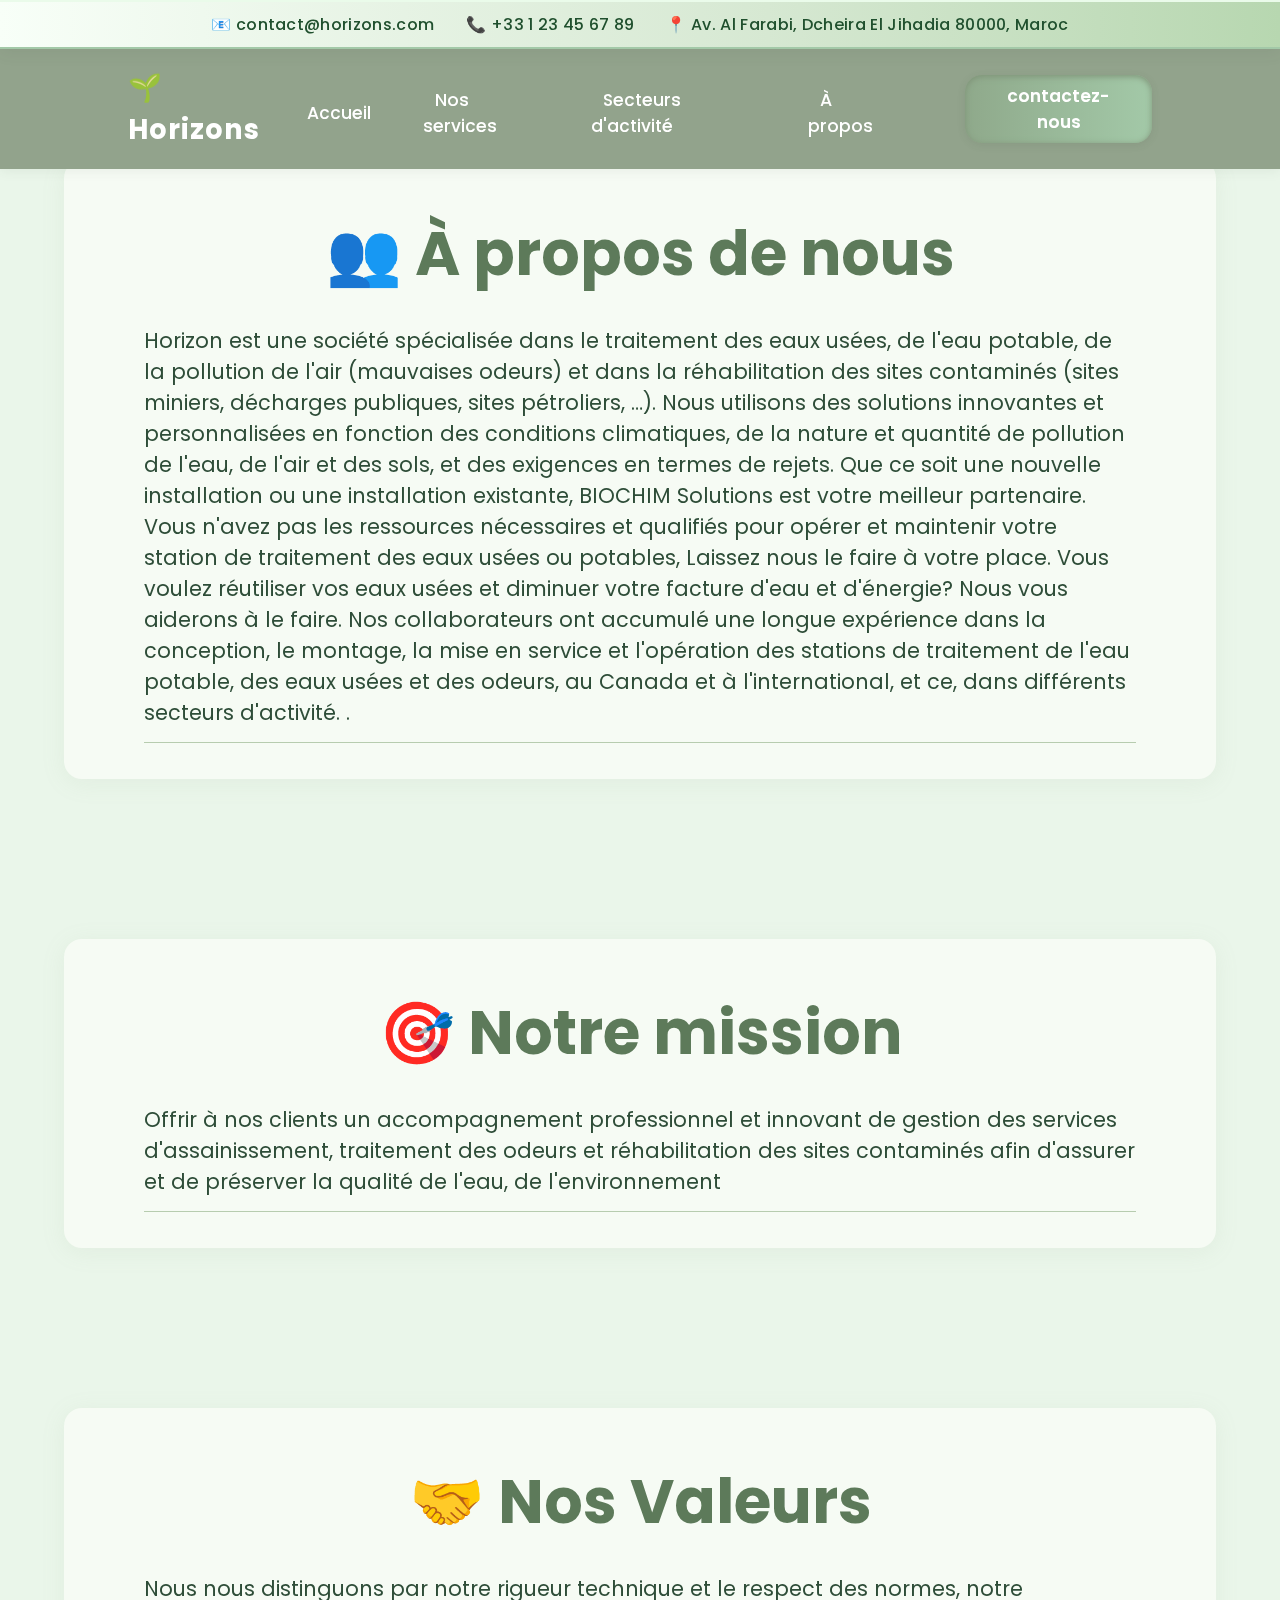
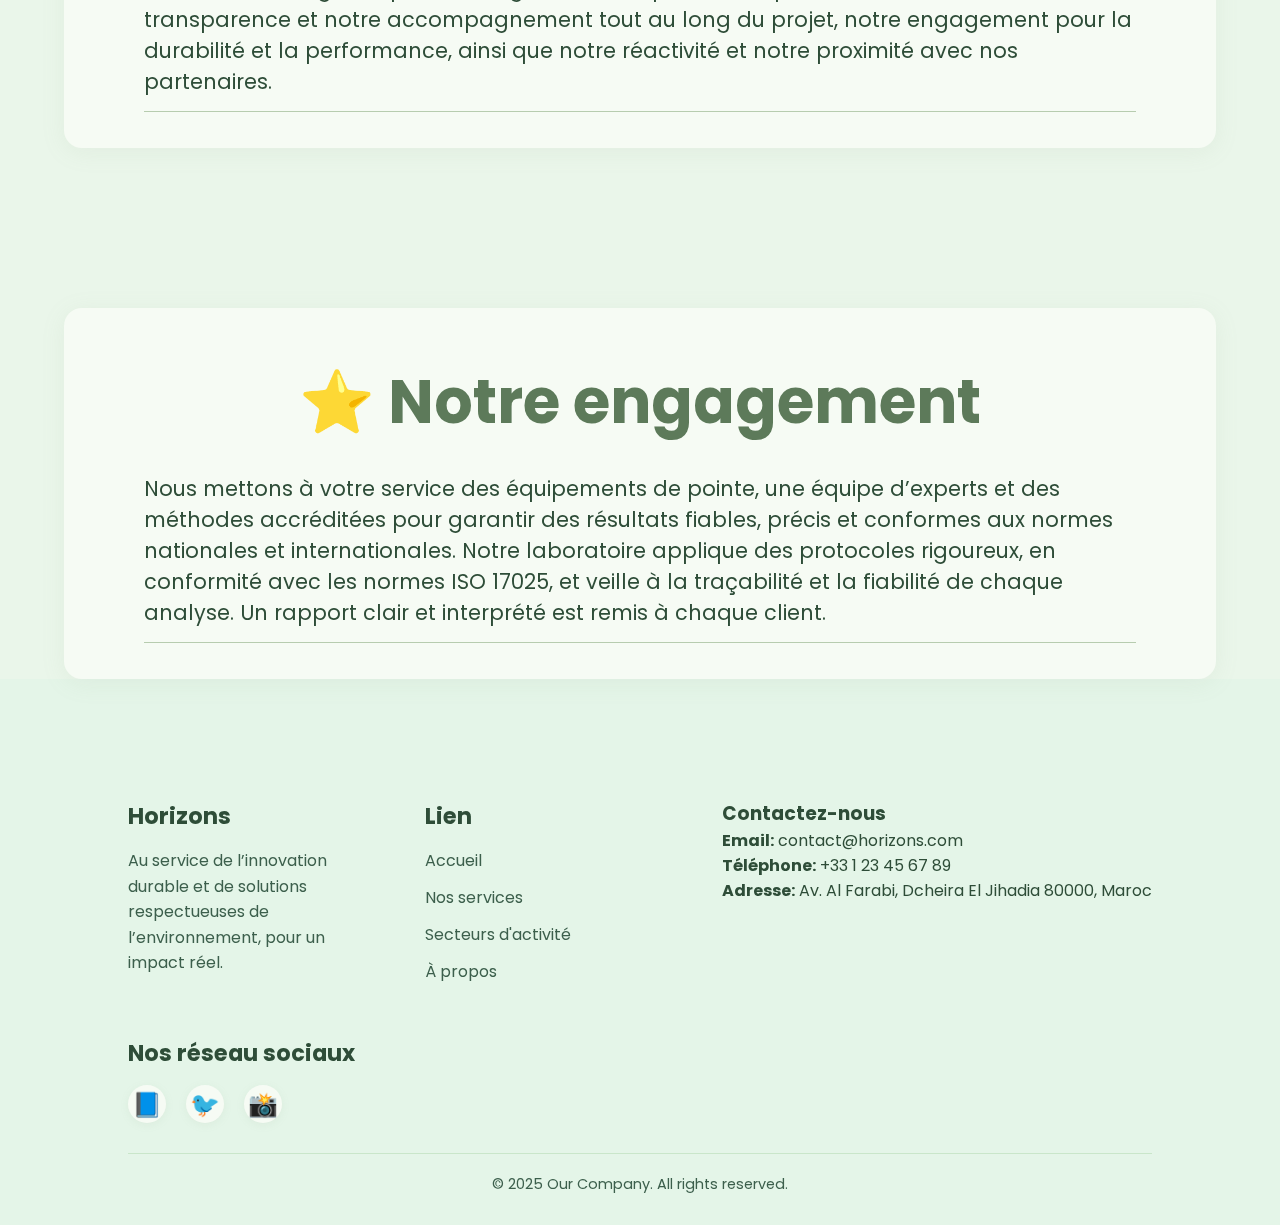
<file: À propos.html>
<!DOCTYPE html>
<html lang="en">
<head>
    <meta charset="UTF-8">
    <meta name="viewport" content="width=device-width, initial-scale=1.0">
    <title>À propos</title>
    <link rel="stylesheet" href="style À propos.css">
</head>
<body>

    <!-- header -->
    <header>
      <div class="header-info-bar">
          <span>📧 contact@horizons.com</span>
          <span>📞 +33 1 23 45 67 89</span>
          <span>📍 Av. Al Farabi, Dcheira El Jihadia 80000, Maroc</span>
      </div>
      <nav class="navbar">
          <div class="navbar-left">
            <a href="index.html" class="logo">🌱 Horizons</a>
          </div>
          <button class="navbar-toggle" aria-label="Toggle navigation">
              <span class="bar"></span>
              <span class="bar"></span>
              <span class="bar"></span>
          </button>
          <ul class="nav_menu">
              <li class="nav_item1">
                  <a href="index.html" class="nav_link">Accueil</a>
              </li>
              <li class="nav_item1">
                  <a href="Nos service.html" class="nav_link">Nos services</a>
              </li>
              <li class="nav_item1">
                  <a href="Nos secteur_d'activité.html" class="nav_link">Secteurs d'activité</a>
              </li>
              <li class="nav_item1">
                  <a href="À propos.html" class="nav_link">À propos</a>
              </li>
              <li class="nav_item">
                  <button class="botun" onclick="window.location.href='contact.html'">contactez-nous</button>
              </li>
          </ul>
      </nav>
  </header>


    <!-- contenu -->

    <section id="service-technique-section"  class="service-technique-section">
        <div class="service-technique-card">
          <h2>👥 À propos de nous</h2>
          <p class="service-technique-subtitle">
            Horizon est une société spécialisée dans le traitement des eaux usées, de l'eau potable, de la pollution de l'air (mauvaises odeurs) et dans la réhabilitation des sites contaminés (sites miniers, décharges publiques, sites pétroliers, …). Nous utilisons des solutions innovantes et personnalisées en fonction des conditions climatiques, de la nature et quantité de pollution de l'eau, de l'air et des sols, et des exigences en termes de rejets.
Que ce soit une nouvelle installation ou une installation existante, BIOCHIM Solutions est votre meilleur partenaire.
Vous n'avez pas les ressources nécessaires et qualifiés pour opérer et maintenir votre station de traitement des eaux usées ou potables, Laissez nous le faire à votre place.
Vous voulez réutiliser vos eaux usées et diminuer votre facture d'eau et d'énergie? Nous vous aiderons à le faire.
Nos collaborateurs ont accumulé une longue expérience dans la conception, le montage, la mise en service et l'opération des stations de traitement de l'eau potable, des eaux usées et des odeurs, au Canada et à l'international, et ce, dans différents secteurs d'activité. .
          </p>
      </section>

      <section id="service-technique-section"  class="service-technique-section">
        <div class="service-technique-card">
          <h2>
            🎯 Notre mission 
            </h2>
          <p class="service-technique-subtitle">
            Offrir à nos clients un accompagnement professionnel et innovant de gestion des services d'assainissement, traitement des odeurs et réhabilitation des sites contaminés afin d'assurer et de préserver la qualité de l'eau, de l'environnement
        </p>
      </section>


      <section id="service-technique-section"  class="service-technique-section">
        <div class="service-technique-card">
          <h2>
            🤝 Nos Valeurs
            </h2>
          <p class="service-technique-subtitle">
            Nous nous distinguons par notre rigueur technique et le respect des normes, notre transparence et notre accompagnement tout au long du projet, notre engagement pour la durabilité et la performance, ainsi que notre réactivité et notre proximité avec nos partenaires.          
          </p>
      </section>



      <section id="service-technique-section"  class="service-technique-section">
        <div class="service-technique-card">
          <h2>
            ⭐ Notre engagement 
          </h2>
          <p class="service-technique-subtitle">
            Nous mettons à votre service des équipements de pointe, une équipe d’experts et des méthodes accréditées pour garantir des résultats fiables, précis et conformes aux normes nationales et internationales. 
            Notre laboratoire applique des protocoles rigoureux, en conformité avec les normes ISO 17025, et veille à la traçabilité et la fiabilité de chaque analyse. Un rapport clair et interprété est remis à chaque client.
          </p>
      </section>


    <!-- footer -->

    

    <footer class="footer">
        <div class="footer-container">
          <div class="footer-about">
            <h3>Horizons</h3>
            <p>
              Au service de l’innovation durable et de solutions respectueuses de l’environnement, pour un impact réel.
            </p>
          </div>
      
          <div class="footer-links">
            <h3>Lien</h3>
            <ul>
              <li><a href="index.html">Accueil</a></li>
              <li><a href="Nos service.html">Nos services</a></li>
              <li><a href="Nos secteur_d'activité.html">Secteurs d'activité</a></li>
              <li><a href="À propos.html">À propos</a></li>
            </ul>
          </div>
      
          <div class="footer-newsletter">
            <h3>Contactez-nous</h3>
            <div class="footer-contact-info">
              <p><strong>Email:</strong> contact@horizons.com</p>
              <p><strong>Téléphone:</strong> +33 1 23 45 67 89</p>
              <p><strong>Adresse:</strong> Av. Al Farabi, Dcheira El Jihadia 80000, Maroc</p>
            </div>
          </div>
      
          <div class="footer-social">
            <h3>Nos réseau sociaux</h3>
            <div class="social-icons">
              <a href="#" aria-label="Facebook" class="social-icon">📘</a>
              <a href="#" aria-label="Twitter" class="social-icon">🐦</a>
              <a href="#" aria-label="Instagram" class="social-icon">📸</a>
            </div>
          </div>
        </div>
      
        <div class="footer-bottom">
          <p>© 2025 Our Company. All rights reserved.</p>
        </div>
      </footer>
  
      
      <button id="backToTop">
        <svg width="24" height="24" viewBox="0 0 24 24" fill="none">
          <path d="M12 5L12 19" stroke="white" stroke-width="2" stroke-linecap="round"/>
          <path d="M5 12L12 5L19 12" stroke="white" stroke-width="2" stroke-linecap="round"/>
        </svg>
      </button>
      <script>
        // Hamburger menu toggle for mobile
        const toggle = document.querySelector('.navbar-toggle');
        const navMenu = document.querySelector('.nav_menu');
        if (toggle && navMenu) {
          toggle.addEventListener('click', () => {
            navMenu.classList.toggle('open');
          });
        }
        // Back to Top button functionality
        const backToTopBtn = document.getElementById('backToTop');
        window.onscroll = function() {
          if (document.body.scrollTop > 200 || document.documentElement.scrollTop > 200) {
            backToTopBtn.classList.add("show");
          } else {
            backToTopBtn.classList.remove("show");
          }
        };
        backToTopBtn.onclick = function() {
          window.scrollTo({ top: 0, behavior: 'smooth' });
        };
      </script>



</body>
</html>
</file>
<file: style index.css>
@import url('https://fonts.googleapis.com/css2?family=Poppins:ital,wght@0,300;0,400;0,500;0,600;0,700;0,800;0,900;1,300;1,400;1,500;1,600;1,700;1,800;1,900&display=swap');
  * {
    margin: 0;
    padding: 0;
    box-sizing: border-box;
    font-family: "poppins",sans-serif;
 }
 body {
    background-color:  RGB(183, 204, 175);
    height: 200vh;
 }
 /* header */


 
.header-info-bar {
  width: 100%;
  background: linear-gradient(90deg, #f8fff8 0%, #d6e8d2 60%, #b7d7b0 100%);
  color: #20502e;
  font-size: 1rem;
  display: flex;
  align-items: center;
  justify-content: center;
  gap: 32px;
  padding: 10px 14px;
  border-bottom: 2px solid #a3c9a8;
  border-top: 2px solid #eafbea;
  font-family: 'Poppins', Arial, sans-serif;
  letter-spacing: 0.01em;
  z-index: 1100;
  box-shadow: 0 4px 16px rgba(60, 80, 60, 0.08);
  backdrop-filter: blur(4px) saturate(1.2);
  background-blend-mode: lighten;
}

.header-info-bar span {
  font-weight: 500;
  letter-spacing: 0.02em;
}

@media (max-width: 700px) {
  .header-info-bar {
    flex-direction: column;
    gap: 2px;
    font-size: 0.95rem;
    padding: 8px 2px;
  }
  .header-info-bar span {
    width: 100%;
    text-align: center;
  }
}





.botun {
  background: linear-gradient(90deg, #8fa98b 0%, #a3c9a8 100%);
  color: #fff;
  border: none;
  border-radius: 1em;
  padding: 8px 26px;
  font-size: 1.08rem;
  font-weight: 600;
  margin-left: 18px;
  box-shadow: 0 2px 8px rgba(60, 80, 60, 0.10), inset 0 1.5px 6px #7e9277;
  cursor: pointer;
  transition: background 0.2s, box-shadow 0.2s, transform 0.2s, filter 0.2s;
  outline: none;
  display: inline-block;
  position: relative;
  overflow: hidden;
}
.botun::before {
  content: '';
  position: absolute;
  inset: 0;
  border-radius: 1em;
  box-shadow: 0 0 0 0 #b7d7b0;
  transition: box-shadow 0.3s, filter 0.3s;
  pointer-events: none;
}
.botun:hover, .botun:focus {
  background: linear-gradient(90deg, #7e9277 0%, #8fa98b 100%);
  box-shadow: 0 4px 16px rgba(60, 80, 60, 0.16), 0 0 12px 2px #a3c9a8;
  filter: brightness(1.08) saturate(1.1);
  transform: translateY(-2px) scale(1.07);
}
.botun:hover::before, .botun:focus::before {
  box-shadow: 0 0 16px 4px #a3c9a8;
  filter: blur(1.5px);
}
a {
  text-decoration: none;
}


header {
  position: fixed;
  background-color: rgb(146, 163, 140);
  width: 100%;
  top: 0;
  left: 0;
  z-index: 1000;
  box-shadow: 0 2px 12px rgba(60, 80, 60, 0.08);
  transition: box-shadow 0.3s;
}

.navbar {
  display: flex;
  align-items: center;
  justify-content: space-between;
  padding: 18px 10%;
  min-height: 64px;
}

.navbar-left .logo {
  font-size: 1.7rem;
  font-weight: 700;
  color: #fff;
  letter-spacing: 1px;
  display: flex;
  align-items: center;
  gap: 8px;
}

.nav_menu {
  display: flex;
  gap: 40px;
  align-items: center;
  transition: right 0.3s;
}

.nav_link {
  color: #fff;
  font-size: 1.08rem;
  font-weight: 500;
  padding: 6px 12px;
  border-radius: 5px;
  transition: background 0.2s, color 0.2s;
}

.nav_link:hover {
  background: #eaf6ea;
  color: #5d7a5a;
}

.navbar-toggle {
  display: none;
  flex-direction: column;
  justify-content: center;
  align-items: center;
  width: 38px;
  height: 38px;
  background: none;
  border: none;
  margin-left: 18px;
}

.navbar-toggle .bar {
  width: 24px;
  height: 3px;
  background: #fff;
  margin: 3px 0;
  border-radius: 2px;
  transition: all 0.3s;
}

@media (max-width: 900px) {
  .navbar {
    padding: 14px 5%;
  }
  .nav_menu {
    gap: 22px;
  }
}

@media (max-width: 768px) {
  .navbar {
    flex-wrap: wrap;
    padding: 12px 4%;
  }
  .navbar-toggle {
    display: flex;
  }
  .nav_menu {
    position: fixed;
    top: 92px;
    right: -100vw;
    flex-direction: column;
    background: rgb(146, 163, 140);
    width: 70vw;
    max-width: 320px;
    height: 100vh;
    padding: 40px 0 0 0;
    gap: 28px;
    box-shadow: -2px 0 16px rgba(60, 80, 60, 0.08);
    z-index: 999;
    transition: right 0.3s;
    align-items: flex-start;
    border-top-left-radius: 22px;
    border-bottom-left-radius: 22px;
  }
  .nav_menu.open {
    right: 0;
  }
}

ul{
  list-style: none;
}

.nav_item1{
  padding-top: 7px;
}
 /* hero */

.hero {
  margin-top: 120px;
  display: flex;
  align-items: center;
  justify-content: space-between;
  padding: 60px 10%;
  background-color: #e4f5e8; 
  flex-wrap: wrap;
}

.hero-content {
  max-width: 600px;
}

.hero-content h1 {
  font-size: 3rem;
  margin-bottom: 20px;
  color: #2e4d38; 
}

.hero-content p {
  font-size: 1.2rem;
  margin-bottom: 30px;
  color: #3c5f4c;
}

.cta-button {
  display: inline-block;
  padding: 12px 28px;
  background-color: #a9d6ae;
  color: #1d3525;
  text-decoration: none;
  border-radius: 5px;
  font-weight: bold;
  transition: background-color 0.3s ease;
}

.cta-button:hover {
  background-color: #92c39a;
}

.hero-image img {
  max-width: 800px;
  width: 100%;
  height: auto;
  border-radius: 10px;
  box-shadow: 0 4px 12px rgba(0, 50, 0, 0.1);
  margin-right: 60px;
}

@media (max-width: 768px) {
  .hero {
    flex-direction: column;
    text-align: center;
    padding: 40px 5% 40px 5%;
    gap: 24px;
  }

  .hero-content,
  .hero-image {
    width: 100%;
    max-width: 100%;
    margin: 0 auto;
    padding: 0;
    box-sizing: border-box;
  }

  .hero-content {
    margin-bottom: 24px;
  }

  .hero-image img {
    margin: 0 auto;
    display: block;
    max-width: 100%;
    height: auto;
  }
}


 /* about */

.about {
  display: flex;
  align-items: center;
  justify-content: space-between;
  padding: 80px 10%;
  background-color: #e4f5e8; 
  flex-wrap: wrap;
  gap: 40px;
  margin-top: 50px;
}

.about-text {
  flex: 1 1 400px;
}

.about-text h2 {
  font-size: 2.5rem;
  color: #2e4d38;
  margin-bottom: 20px;
}

.about-text p {
  font-size: 1.1rem;
  color: #3c5f4c;
  line-height: 1.6;
}

.about-image img{
  max-width: 800px;
  width: 100%;
  height: auto;
  border-radius: 10px;
  box-shadow: 0 4px 12px rgba(0, 50, 0, 0.1);
  margin-right: 60px;
}


 /* features */

.features {
  margin-top: 50px;
  padding: 80px 10%;
  background-color: #e4f5e8; 
  text-align: center;
}

.features h2 {
  font-size: 5rem;
  color: #2e4d38;
  margin-bottom: 50px;
}

.features-grid {
  display: flex;
  gap: 30px;
  justify-content: center;
  flex-wrap: wrap;
}

.feature-item {
  background-color: #f5fdf6;
  padding: 30px;
  border-radius: 10px;
  box-shadow: 0 2px 8px rgba(0, 50, 0, 0.05);
  flex: 1 1 250px;
  max-width: 350px;
  transition: transform 0.3s ease;
}

.feature-item:hover {
  transform: translateY(-5px);
}


.feature-item h3 {
  color: #2f4f4f;
  font-size: 1.4rem;
  margin-bottom: 15px;
}

.feature-item p {
  color: #3c5f4c;
  font-size: 1rem;
  line-height: 1.6;
}


@media (max-width: 768px) {
  .features-grid {
    flex-direction: column;
    align-items: center;
  }

  .feature-item {
    max-width: 90%;
  }
}

 /* pole 1 */

.hero-split {
  position: relative;
    margin-top: 50px;
  display: flex;
  align-items: center;
  justify-content: space-between;
  padding: 80px 10%;
  padding-top: 140px;
  background-color: #e4f5e8; /* light muted green */
  flex-wrap: wrap;
  gap: 40px;
}

.hero-split h2 {
  position: absolute;
  font-size: 2.5rem;
  top: 0;
  left: 40%;
  color: #2e4d38;
  margin-bottom: 50px;
  margin-top: 40px;
}

.hero-left {
  max-width: 100%;
  text-align: center;
  max-width: 600px;
  width: 100%;
  height: auto;
  border-radius: 10px;
  box-shadow: 0 4px 12px rgba(0, 50, 0, 0.1);
  margin-right: 60px;
}


.hero-left img {
  max-width: 100%;
  height: auto;
  border-radius: 10px;
  box-shadow: 0 4px 12px rgba(0, 50, 0, 0.1);
}


.hero-right {
  flex: 1 1 400px;
  display: flex;
  flex-direction: column;
  gap: 30px;
}

.hero-block {
  background-color: #f5fdf6;
  padding: 25px 30px;
  border-radius: 8px;
  box-shadow: 0 2px 8px rgba(0, 50, 0, 0.05);
  transition: transform 0.3s ease;
}

.hero-block:hover {
  transform: translateY(-5px);
}

.hero-block h3 {
  margin: 0 0 10px;
  color: #2e4d38;
  font-size: 1.4rem;
}

.hero-block p {
  margin: 0;
  color: #3c5f4c;
  font-size: 1rem;
  line-height: 1.6;
}

@media (max-width: 768px) {
  .hero-split {
    flex-direction: column;
    text-align: center;
    padding: 40px 5% 40px 5%;
    gap: 24px;
  }

  .hero-left,
  .hero-right {
    width: 100%;
    max-width: 100%;
    margin: 0;
    padding: 0;
    box-sizing: border-box;
  }

  .hero-left {
    margin-bottom: 24px;
  }

  .hero-split h2 {
    position: static;
    margin: 0 0 24px 0;
    font-size: 2rem;
    left: auto;
    top: auto;
    transform: none;
  }
}


 /* pole 2 */


.hero-split-alt {
  position: relative;
    margin-top: 50px;
  display: flex;
  align-items: center;
  justify-content: space-between;
  padding: 80px 10%;
  padding-top: 140px;
  background-color: #e4f5e8; /* light muted green */
  flex-wrap: wrap;
  gap: 40px;
}

.hero-split-alt h2 {
  position: absolute;
  font-size: 2.5rem;
  top: 0;
  left: 40%;
  color: #2e4d38;
  margin-bottom: 50px;
  margin-top: 40px;
}

.hero-left-alt {
  max-width: 100%;
  text-align: center;
  max-width: 600px;
  width: 100%;
  height: auto;
  border-radius: 10px;
  box-shadow: 0 4px 12px rgba(0, 50, 0, 0.1);
  margin-right: 60px;
}


.hero-left-alt img {
  max-width: 100%;
  height: auto;
  border-radius: 10px;
  box-shadow: 0 4px 12px rgba(0, 50, 0, 0.1);
}


.hero-right-alt {
  flex: 1 1 400px;
  display: flex;
  flex-direction: column;
  gap: 30px;
}


@media (max-width: 768px) {
  .hero-split-alt {
    flex-direction: column;
    text-align: center;
    padding: 40px 5% 40px 5%;
    gap: 24px;
  }

  .hero-left-alt,
  .hero-right-alt {
    width: 100%;
    max-width: 100%;
    margin: 0;
    padding: 0;
    box-sizing: border-box;
  }

  .hero-left-alt {
    margin-bottom: 24px;
  }

  .hero-split-alt h2 {
    position: static;
    margin: 0 0 24px 0;
    font-size: 2rem;
    left: auto;
    top: auto;
    transform: none;
  }
}

 /* footer */

.footer {
  background-color: #e4f5e8; /* muted light green */
  color: #2e4d38;
  padding: 50px 10% 30px;
  font-family: 'Segoe UI', Tahoma, Geneva, Verdana, sans-serif;
  padding-top: 100px;
}

.footer-container {
  display: flex;
  justify-content: space-between;
  flex-wrap: wrap;
  gap: 40px;
  margin-bottom: 30px;
}

.footer-about,
.footer-links,
.footer-social {
  flex: 1 1 250px;
}

.footer-about h3,
.footer-links h3,
.footer-social h3 {
  margin-bottom: 15px;
  font-size: 1.4rem;
  color: #2e4d38;
}

.footer-about p {
  line-height: 1.6;
  font-size: 1rem;
  color: #3c5f4c;
}

.footer-links ul {
  list-style: none;
  padding: 0;
  margin: 0;
}

.footer-links ul li {
  margin-bottom: 12px;
}

.footer-links ul li a {
  color: #3c5f4c;
  text-decoration: none;
  transition: color 0.3s ease;
}

.footer-links ul li a:hover {
  color: #1d3525;
}

.footer-social .social-icons {
  display: flex;
  gap: 20px;
}

.social-icon {
  font-size: 1.8rem;
  color: #3c5f4c;
  text-decoration: none;
  transition: color 0.3s ease;
}

.social-icon:hover {
  color: #1d3525;
}

.footer-bottom {
  border-top: 1px solid #c9e6ca;
  padding-top: 20px;
  text-align: center;
  font-size: 0.9rem;
  color: #3c5f4c;
}

@media (max-width: 768px) {
  .footer-container {
    flex-direction: column;
    gap: 25px;
  }
}

.social-icons {
  display: flex;
  gap: 16px;
}
.social-icon {
  display: flex;
  align-items: center;
  justify-content: center;
  width: 38px;
  height: 38px;
  border-radius: 50%;
  background: #f6fbf4;
  box-shadow: 0 2px 8px rgba(146, 163, 140, 0.10);
  font-size: 1.5rem;
  color: #3c5f4c;
  transition: background 0.2s, color 0.2s;
}
.social-icon:hover {
  background: #92a38c;
  color: #fff;
}

@media (max-width: 900px) {
  .footer-container {
    flex-direction: column;
    align-items: flex-start;
    gap: 30px;
  }
}

.footer-contact-info {
  color: #3c5f4c;
  font-size: 1rem;
  margin-top: 8px;
}
.footer-contact-info p {
  margin: 6px 0;
} 




#backToTop {
  position: fixed;
  bottom: 32px;
  right: 32px;
  z-index: 9999;
  background: linear-gradient(135deg, #6bb187 60%, #4e7d5a 100%);
  color: #fff;
  border: none;
  border-radius: 50%;
  width: 44px;
  height: 44px;
  box-shadow: 0 4px 16px rgba(60, 80, 60, 0.18), 0 1.5px 4px rgba(60, 80, 60, 0.10);
  display: none;
  align-items: center;
  justify-content: center;
  transition: background 0.2s, transform 0.2s, opacity 0.3s;
  opacity: 0;
  pointer-events: none;
  padding: 0;
  cursor: pointer;
  }

#backToTop.show {
  display: flex;
  opacity: 1;
  pointer-events: auto;
  cursor: pointer;
}

#backToTop:hover {
  background: linear-gradient(135deg, #92a38c 60%, #5d7a5a 100%);
  transform: translateY(-6px) scale(1.12);
  cursor: pointer;
}

#backToTop svg {
  display: block;
  margin: auto;
}

.botun:hover, .botun:focus {
  animation: botunBounce 0.5s cubic-bezier(.28,.84,.42,1) both;
}

@keyframes botunBounce {
  0%   { transform: scale(1); }
  30%  { transform: scale(1.06, 0.97); }
  50%  { transform: scale(0.98, 1.02); }
  70%  { transform: scale(1.02, 0.99); }
  100% { transform: scale(1); }
}
</file>
<file: style contact.css>
@import url('https://fonts.googleapis.com/css2?family=Poppins:ital,wght@0,300;0,400;0,500;0,600;0,700;0,800;0,900;1,300;1,400;1,500;1,600;1,700;1,800;1,900&display=swap');
* {
  margin: 0;
  padding: 0;
  box-sizing: border-box;
  font-family: "poppins",sans-serif;
}
body {
  background-color:  RGB(183, 204, 175);
  height: 100vh;
}
/* header */



.header-info-bar {
  width: 100%;
  background: linear-gradient(90deg, #f8fff8 0%, #d6e8d2 60%, #b7d7b0 100%);
  color: #20502e;
  font-size: 1rem;
  display: flex;
  align-items: center;
  justify-content: center;
  gap: 32px;
  padding: 10px 14px;
  border-bottom: 2px solid #a3c9a8;
  border-top: 2px solid #eafbea;
  font-family: 'Poppins', Arial, sans-serif;
  letter-spacing: 0.01em;
  z-index: 1100;
  box-shadow: 0 4px 16px rgba(60, 80, 60, 0.08);
  backdrop-filter: blur(4px) saturate(1.2);
  background-blend-mode: lighten;
}

.header-info-bar span {
  font-weight: 500;
  letter-spacing: 0.02em;
}

@media (max-width: 700px) {
  .header-info-bar {
    flex-direction: column;
    gap: 2px;
    font-size: 0.95rem;
    padding: 8px 2px;
  }
  .header-info-bar span {
    width: 100%;
    text-align: center;
  }
}



.botun {
  background: linear-gradient(90deg, #8fa98b 0%, #a3c9a8 100%);
  color: #fff;
  border: none;
  border-radius: 1em;
  padding: 8px 26px;
  font-size: 1.08rem;
  font-weight: 600;
  margin-left: 18px;
  box-shadow: 0 2px 8px rgba(60, 80, 60, 0.10), inset 0 1.5px 6px #7e9277;
  cursor: pointer;
  transition: background 0.2s, box-shadow 0.2s, transform 0.2s, filter 0.2s;
  outline: none;
  display: inline-block;
  position: relative;
  overflow: hidden;
}
.botun::before {
  content: '';
  position: absolute;
  inset: 0;
  border-radius: 1em;
  box-shadow: 0 0 0 0 #b7d7b0;
  transition: box-shadow 0.3s, filter 0.3s;
  pointer-events: none;
}
.botun:hover, .botun:focus {
  background: linear-gradient(90deg, #7e9277 0%, #8fa98b 100%);
  box-shadow: 0 4px 16px rgba(60, 80, 60, 0.16), 0 0 12px 2px #a3c9a8;
  filter: brightness(1.08) saturate(1.1);
  transform: translateY(-2px) scale(1.07);
}
.botun:hover::before, .botun:focus::before {
  box-shadow: 0 0 16px 4px #a3c9a8;
  filter: blur(1.5px);
}
a {
  text-decoration: none;
}


header {
  position: fixed;
  background-color: rgb(146, 163, 140);
  width: 100%;
  top: 0;
  left: 0;
  z-index: 1000;
  box-shadow: 0 2px 12px rgba(60, 80, 60, 0.08);
  transition: box-shadow 0.3s;
}

.navbar {
  display: flex;
  align-items: center;
  justify-content: space-between;
  padding: 18px 10%;
  min-height: 64px;
}

.navbar-left .logo {
  font-size: 1.7rem;
  font-weight: 700;
  color: #fff;
  letter-spacing: 1px;
  display: flex;
  align-items: center;
  gap: 8px;
}

.nav_menu {
  display: flex;
  gap: 40px;
  align-items: center;
  transition: right 0.3s;
}

.nav_link {
  color: #fff;
  font-size: 1.08rem;
  font-weight: 500;
  padding: 6px 12px;
  border-radius: 5px;
  transition: background 0.2s, color 0.2s;
}

.nav_link:hover {
  background: #eaf6ea;
  color: #5d7a5a;
}

.navbar-toggle {
  display: none;
  flex-direction: column;
  justify-content: center;
  align-items: center;
  width: 38px;
  height: 38px;
  background: none;
  border: none;
  margin-left: 18px;
}

.navbar-toggle .bar {
  width: 24px;
  height: 3px;
  background: #fff;
  margin: 3px 0;
  border-radius: 2px;
  transition: all 0.3s;
}

@media (max-width: 900px) {
  .navbar {
    padding: 14px 5%;
  }
  .nav_menu {
    gap: 22px;
  }
}

@media (max-width: 768px) {
  .navbar {
    flex-wrap: wrap;
    padding: 12px 4%;
  }
  .navbar-toggle {
    display: flex;
  }
  .nav_menu {
    position: fixed;
    top: 92px;
    right: -100vw;
    flex-direction: column;
    background: rgb(146, 163, 140);
    width: 70vw;
    max-width: 320px;
    height: 100vh;
    padding: 80px 0 0 0;
    gap: 28px;
    box-shadow: -2px 0 16px rgba(60, 80, 60, 0.08);
    z-index: 999;
    transition: right 0.3s;
    align-items: flex-start;
    border-top-left-radius: 22px;
    border-bottom-left-radius: 22px;
  }
  .nav_menu.open {
    right: 0;
  }
}

ul{
  list-style: none;
}

.nav_item1{
  padding-top: 7px;
}

.contact-section {
  background: #eaf6ea;
  padding: 170px 0 40px 0;
  min-height: 60vh;
  display: flex;
  align-items: center;
  justify-content: center;
}

.contact-container {
  background: #f6fbf4;
  border-radius: 16px;
  box-shadow: 0 4px 24px rgba(146, 163, 140, 0.12);
  padding: 40px 32px;
  max-width: 500px;
  width: 100%;
  margin: 0 auto;
}

.contact-container h2 {
  color: #5d7a5a;
  margin-bottom: 24px;
  text-align: center;
  font-weight: 600;
}

.contact-form .form-group {
  margin-bottom: 18px;
}

.contact-form label {
  display: block;
  margin-bottom: 6px;
  color: #6b8e6b;
  font-weight: 500;
}

.contact-form input,
.contact-form textarea {
  width: 100%;
  padding: 10px 12px;
  border: 1px solid #b7ccaf;
  border-radius: 8px;
  background: #f6fbf4;
  color: #3a4d39;
  font-size: 1rem;
  transition: border 0.2s;
}

.contact-form input:focus,
.contact-form textarea:focus {
  border-color: #92a38c;
  outline: none;
}

.submit-btn {
  background: #92a38c;
  color: #fff;
  border: none;
  padding: 10px 28px;
  border-radius: 8px;
  font-size: 1rem;
  font-weight: 600;
  cursor: pointer;
  transition: background 0.2s;
  margin-top: 10px;
}

.submit-btn:hover {
  background: #7e9277;
}

.contact-info {
  margin-top: 32px;
  color: #5d7a5a;
  font-size: 1rem;
  text-align: center;
}

.contact-info p {
  margin: 6px 0;
}


.footer {
    background-color: #e4f5e8; /* muted light green */
    color: #2e4d38;
    padding: 50px 10% 30px;
    font-family: 'Segoe UI', Tahoma, Geneva, Verdana, sans-serif;
  }
  
  .footer-container {
    display: flex;
    justify-content: space-between;
    flex-wrap: wrap;
    gap: 40px;
    margin-bottom: 30px;
  }
  
  .footer-about,
  .footer-links,
  .footer-social {
    flex: 1 1 250px;
  }
  
  .footer-about h3,
  .footer-links h3,
  .footer-social h3 {
    margin-bottom: 15px;
    font-size: 1.4rem;
    color: #2e4d38;
  }
  
  .footer-about p {
    line-height: 1.6;
    font-size: 1rem;
    color: #3c5f4c;
  }
  
  .footer-links ul {
    list-style: none;
    padding: 0;
    margin: 0;
  }
  
  .footer-links ul li {
    margin-bottom: 12px;
  }
  
  .footer-links ul li a {
    color: #3c5f4c;
    text-decoration: none;
    transition: color 0.3s ease;
  }
  
  .footer-links ul li a:hover {
    color: #1d3525;
  }
  
  .footer-social .social-icons {
    display: flex;
    gap: 20px;
  }
  
  .social-icon {
    font-size: 1.8rem;
    color: #3c5f4c;
    text-decoration: none;
    transition: color 0.3s ease;
  }
  
  .social-icon:hover {
    color: #1d3525;
    cursor: pointer;
  }
  
  .footer-bottom {
    border-top: 1px solid #c9e6ca;
    padding-top: 20px;
    text-align: center;
    font-size: 0.9rem;
    color: #3c5f4c;
  }
  
  @media (max-width: 768px) {
    .footer-container {
      flex-direction: column;
      gap: 25px;
    }
  }
  
  .social-icons {
    display: flex;
    gap: 16px;
  }
  .social-icon {
    display: flex;
    align-items: center;
    justify-content: center;
    width: 38px;
    height: 38px;
    border-radius: 50%;
    background: #f6fbf4;
    box-shadow: 0 2px 8px rgba(146, 163, 140, 0.10);
    font-size: 1.5rem;
    color: #3c5f4c;
    transition: background 0.2s, color 0.2s;
  }
  .social-icon:hover {
    background: #92a38c;
    color: #fff;
  }
  
  @media (max-width: 900px) {
    .footer-container {
      flex-direction: column;
      align-items: flex-start;
      gap: 30px;
    }
  }
  
.footer-contact-info {
  color: #3c5f4c;
  font-size: 1rem;
  margin-top: 8px;
}
.footer-contact-info p {
  margin: 6px 0;
}
  

#backToTop {
  position: fixed;
  bottom: 32px;
  right: 32px;
  z-index: 9999;
  background: linear-gradient(135deg, #6bb187 60%, #4e7d5a 100%);
  color: #fff;
  border: none;
  border-radius: 50%;
  width: 44px;
  height: 44px;
  box-shadow: 0 4px 16px rgba(60, 80, 60, 0.18), 0 1.5px 4px rgba(60, 80, 60, 0.10);
  cursor: pointer;
  display: none;
  align-items: center;
  justify-content: center;
  transition: background 0.2s, transform 0.2s, opacity 0.3s;
  opacity: 0;
  pointer-events: none;
  padding: 0;
  cursor: pointer;
}

#backToTop.show {
  display: flex;
  opacity: 1;
  pointer-events: auto;
  cursor: pointer;
}

#backToTop:hover {
  background: linear-gradient(135deg, #92a38c 60%, #5d7a5a 100%);
  transform: translateY(-6px) scale(1.12);
  cursor: pointer;
}

#backToTop svg {
  display: block;
  margin: auto;
}

.botun:hover, .botun:focus {
  animation: botunBounce 0.5s cubic-bezier(.28,.84,.42,1) both;
}

@keyframes botunBounce {
  0%   { transform: scale(1); }
  30%  { transform: scale(1.06, 0.97); }
  50%  { transform: scale(0.98, 1.02); }
  70%  { transform: scale(1.02, 0.99); }
  100% { transform: scale(1); }
}
</file>
<file: style À propos.css>
@import url('https://fonts.googleapis.com/css2?family=Poppins:ital,wght@0,300;0,400;0,500;0,600;0,700;0,800;0,900;1,300;1,400;1,500;1,600;1,700;1,800;1,900&display=swap');

 /* header */


* {
  margin: 0;
  padding: 0;
  box-sizing: border-box;
  font-family: "poppins",sans-serif;
}
body {
  background-color:  RGB(183, 204, 175);
  height: 100vh;
}
/* header */



.header-info-bar {
  width: 100%;
  background: linear-gradient(90deg, #f8fff8 0%, #d6e8d2 60%, #b7d7b0 100%);
  color: #20502e;
  font-size: 1rem;
  display: flex;
  align-items: center;
  justify-content: center;
  gap: 32px;
  padding: 10px 14px;
  border-bottom: 2px solid #a3c9a8;
  border-top: 2px solid #eafbea;
  font-family: 'Poppins', Arial, sans-serif;
  letter-spacing: 0.01em;
  z-index: 1100;
  box-shadow: 0 4px 16px rgba(60, 80, 60, 0.08);
  backdrop-filter: blur(4px) saturate(1.2);
  background-blend-mode: lighten;
}

.header-info-bar span {
  font-weight: 500;
  letter-spacing: 0.02em;
}

@media (max-width: 700px) {
  .header-info-bar {
    flex-direction: column;
    gap: 2px;
    font-size: 0.95rem;
    padding: 8px 2px;
  }
  .header-info-bar span {
    width: 100%;
    text-align: center;
  }
}




.botun {
  background: linear-gradient(90deg, #8fa98b 0%, #a3c9a8 100%);
  color: #fff;
  border: none;
  border-radius: 1em;
  padding: 8px 26px;
  font-size: 1.08rem;
  font-weight: 600;
  margin-left: 18px;
  box-shadow: 0 2px 8px rgba(60, 80, 60, 0.10), inset 0 1.5px 6px #7e9277;
  cursor: pointer;
  transition: background 0.2s, box-shadow 0.2s, transform 0.2s, filter 0.2s;
  outline: none;
  display: inline-block;
  position: relative;
  overflow: hidden;
}
.botun::before {
  content: '';
  position: absolute;
  inset: 0;
  border-radius: 1em;
  box-shadow: 0 0 0 0 #b7d7b0;
  transition: box-shadow 0.3s, filter 0.3s;
  pointer-events: none;
}
.botun:hover, .botun:focus {
  background: linear-gradient(90deg, #7e9277 0%, #8fa98b 100%);
  box-shadow: 0 4px 16px rgba(60, 80, 60, 0.16), 0 0 12px 2px #a3c9a8;
  filter: brightness(1.08) saturate(1.1);
  transform: translateY(-2px) scale(1.07);
}
.botun:hover::before, .botun:focus::before {
  box-shadow: 0 0 16px 4px #a3c9a8;
  filter: blur(1.5px);
}

a {
  text-decoration: none;
}


header {
  position: fixed;
  background-color: rgb(146, 163, 140);
  width: 100%;
  top: 0;
  left: 0;
  z-index: 1000;
  box-shadow: 0 2px 12px rgba(60, 80, 60, 0.08);
  transition: box-shadow 0.3s;
}

.navbar {
  display: flex;
  align-items: center;
  justify-content: space-between;
  padding: 18px 10%;
  min-height: 64px;
}

.navbar-left .logo {
  font-size: 1.7rem;
  font-weight: 700;
  color: #fff;
  letter-spacing: 1px;
  display: flex;
  align-items: center;
  gap: 8px;
}

.nav_menu {
  display: flex;
  gap: 40px;
  align-items: center;
  transition: right 0.3s;
}

.nav_link {
  color: #fff;
  font-size: 1.08rem;
  font-weight: 500;
  padding: 6px 12px;
  border-radius: 5px;
  transition: background 0.2s, color 0.2s;
}

.nav_link:hover {
  background: #eaf6ea;
  color: #5d7a5a;
}

.navbar-toggle {
  display: none;
  flex-direction: column;
  justify-content: center;
  align-items: center;
  width: 38px;
  height: 38px;
  background: none;
  border: none;
  margin-left: 18px;
}

.navbar-toggle .bar {
  width: 24px;
  height: 3px;
  background: #fff;
  margin: 3px 0;
  border-radius: 2px;
  transition: all 0.3s;
}

@media (max-width: 900px) {
  .navbar {
    padding: 14px 5%;
  }
  .nav_menu {
    gap: 22px;
  }
}

@media (max-width: 768px) {
  .navbar {
    flex-wrap: wrap;
    padding: 12px 4%;
  }
  .navbar-toggle {
    display: flex;
  }

  .nav_menu {
    position: fixed;
    top: 92px;
    right: -100vw;
    flex-direction: column;
    background: rgb(146, 163, 140);
    width: 70vw;
    max-width: 320px;
    height: 100vh;
    padding: 80px 0 0 0;
    gap: 28px;
    box-shadow: -2px 0 16px rgba(60, 80, 60, 0.08);
    z-index: 999;
    transition: right 0.3s;
    align-items: flex-start;
    border-top-left-radius: 22px;
    border-bottom-left-radius: 22px;
  }

  .nav_menu.open {
    right: 0;
  }
}


ul{
  list-style: none;
}

.nav_item1{
  padding-top: 7px;
}

/* contenu */


.service-technique-section {
    background: #eaf6ea;
    padding: 120px 0px 0px 0px;
    display: flex;
    justify-content: center;
  }
  
  .service-technique-card {
    margin-top: 40px;
    background: #f6fbf4;
    border-radius: 18px;
    box-shadow: 0 4px 24px rgba(146, 163, 140, 0.10);
    padding: 48px 36px 36px 36px;
    width: 90%;
    max-width: none;
  }
  
  .service-technique-card h2 {
    position: relative;
    text-align: center;    color: #5d7a5a;
    font-size: 3.8rem;
    font-weight: 700;
    margin-bottom: 12px;
  }
  
  .service-technique-subtitle {
    display: flex;
    align-items: center;
    font-size: 1.3rem;
    color: #2e4d38;
    padding: 14px 0;
    border-bottom: 1px solid #b7ccaf;
    background: transparent;
  }
  
  
  @media (min-width: 1200px) {
    .service-technique-card {
      padding-left: 80px;
      padding-right: 80px;
    }
  } 
    


/* footer */


.footer {
    background-color: #e4f5e8; /* muted light green */
    color: #2e4d38;
    padding: 50px 10% 30px;
    font-family: 'Segoe UI', Tahoma, Geneva, Verdana, sans-serif;
    padding-top: 120px;
  }
  
  .footer-container {
    display: flex;
    justify-content: space-between;
    flex-wrap: wrap;
    gap: 40px;
    margin-bottom: 30px;
  }
  
  .footer-about,
  .footer-links,
  .footer-social {
    flex: 1 1 250px;
  }
  
  .footer-about h3,
  .footer-links h3,
  .footer-social h3 {
    margin-bottom: 15px;
    font-size: 1.4rem;
    color: #2e4d38;
  }
  
  .footer-about p {
    line-height: 1.6;
    font-size: 1rem;
    color: #3c5f4c;
  }
  
  .footer-links ul {
    list-style: none;
    padding: 0;
    margin: 0;
  }
  
  .footer-links ul li {
    margin-bottom: 12px;
  }
  
  .footer-links ul li a {
    color: #3c5f4c;
    text-decoration: none;
    transition: color 0.3s ease;
  }
  
  .footer-links ul li a:hover {
    color: #1d3525;
  }
  
  .footer-social .social-icons {
    display: flex;
    gap: 20px;
  }
  
  .social-icon {
    font-size: 1.8rem;
    color: #3c5f4c;
    text-decoration: none;
    transition: color 0.3s ease;
  }
  
  .social-icon:hover {
    color: #1d3525;
  }
  
  .footer-bottom {
    border-top: 1px solid #c9e6ca;
    padding-top: 20px;
    text-align: center;
    font-size: 0.9rem;
    color: #3c5f4c;
  }
  
  @media (max-width: 768px) {
    .footer-container {
      flex-direction: column;
      gap: 25px;
    }
  }
  
  .social-icons {
    display: flex;
    gap: 16px;
  }
  .social-icon {
    display: flex;
    align-items: center;
    justify-content: center;
    width: 38px;
    height: 38px;
    border-radius: 50%;
    background: #f6fbf4;
    box-shadow: 0 2px 8px rgba(146, 163, 140, 0.10);
    font-size: 1.5rem;
    color: #3c5f4c;
    transition: background 0.2s, color 0.2s;
  }
  .social-icon:hover {
    background: #92a38c;
    color: #fff;
  }
  
  @media (max-width: 900px) {
    .footer-container {
      flex-direction: column;
      align-items: flex-start;
      gap: 30px;
    }
  }

#backToTop {
  position: fixed;
  bottom: 32px;
  right: 32px;
  z-index: 9999;
  background: linear-gradient(135deg, #6bb187 60%, #4e7d5a 100%);
  color: #fff;
  border: none;
  border-radius: 50%;
  width: 44px;
  height: 44px;
  box-shadow: 0 4px 16px rgba(60, 80, 60, 0.18), 0 1.5px 4px rgba(60, 80, 60, 0.10);
  display: none;
  align-items: center;
  justify-content: center;
  transition: background 0.2s, transform 0.2s, opacity 0.3s;
  opacity: 0;
  pointer-events: none;
  padding: 0;
  cursor: pointer;
}

#backToTop.show {
  display: flex;
  opacity: 1;
  pointer-events: auto;
  cursor: pointer;
}

#backToTop:hover {
  background: linear-gradient(135deg, #92a38c 60%, #5d7a5a 100%);
  transform: translateY(-6px) scale(1.12);
  cursor: pointer;
}

#backToTop svg {
  display: block;
  margin: auto;
}


.botun:hover, .botun:focus {
  animation: botunBounce 0.5s cubic-bezier(.28,.84,.42,1) both;
}

@keyframes botunBounce {
  0%   { transform: scale(1); }
  30%  { transform: scale(1.06, 0.97); }
  50%  { transform: scale(0.98, 1.02); }
  70%  { transform: scale(1.02, 0.99); }
  100% { transform: scale(1); }
}
</file>
